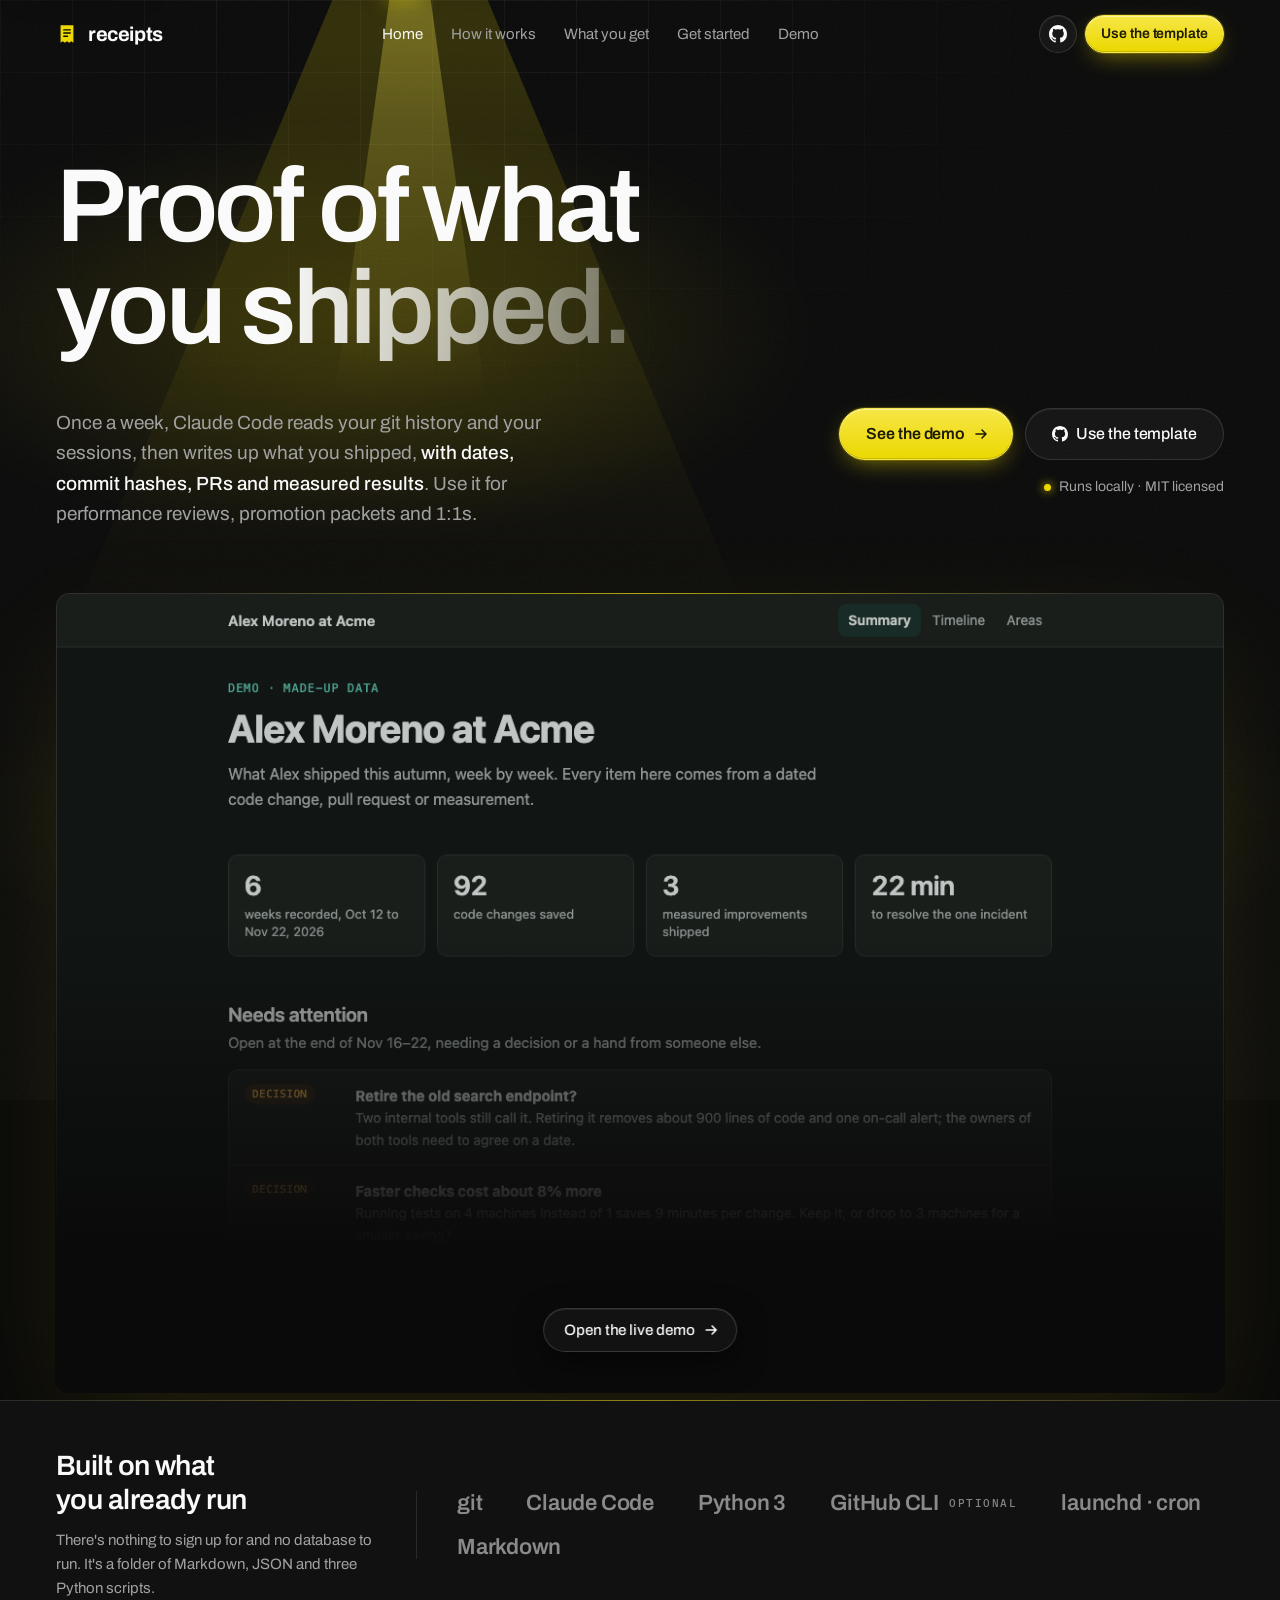
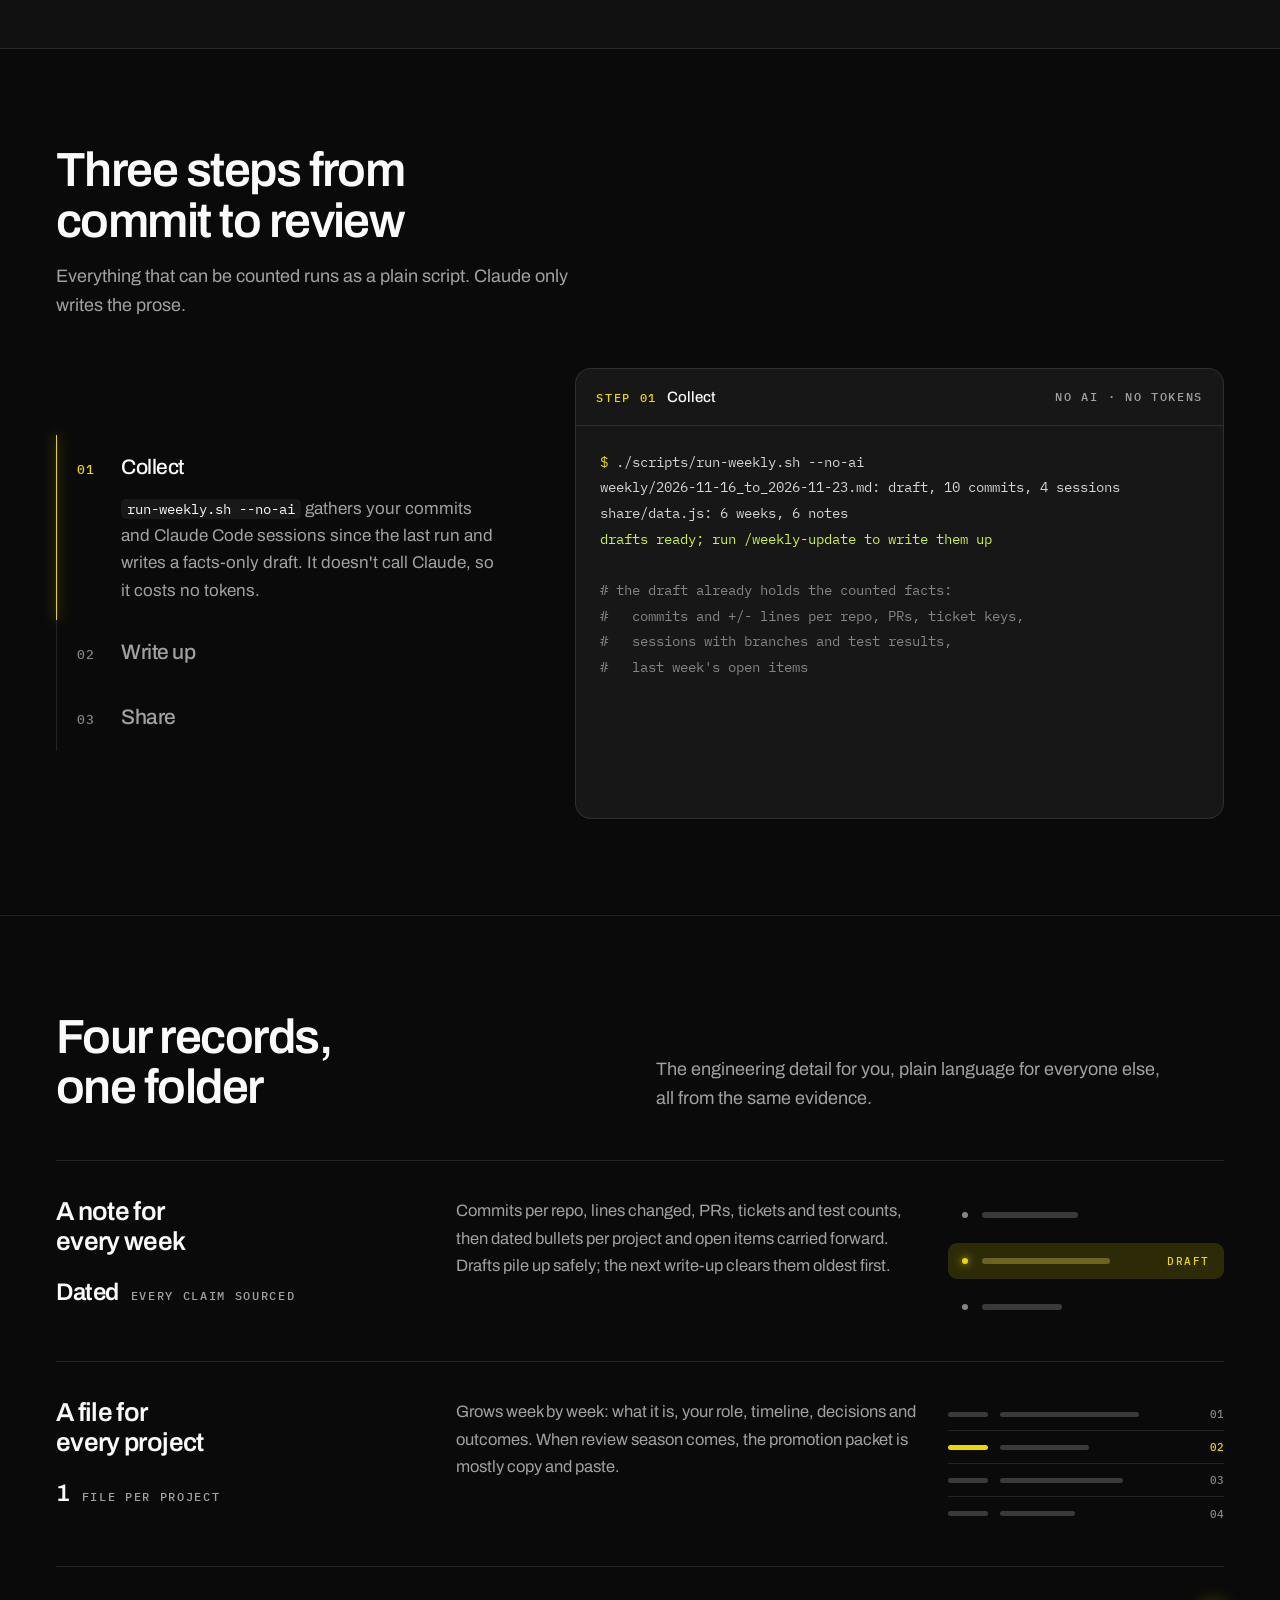
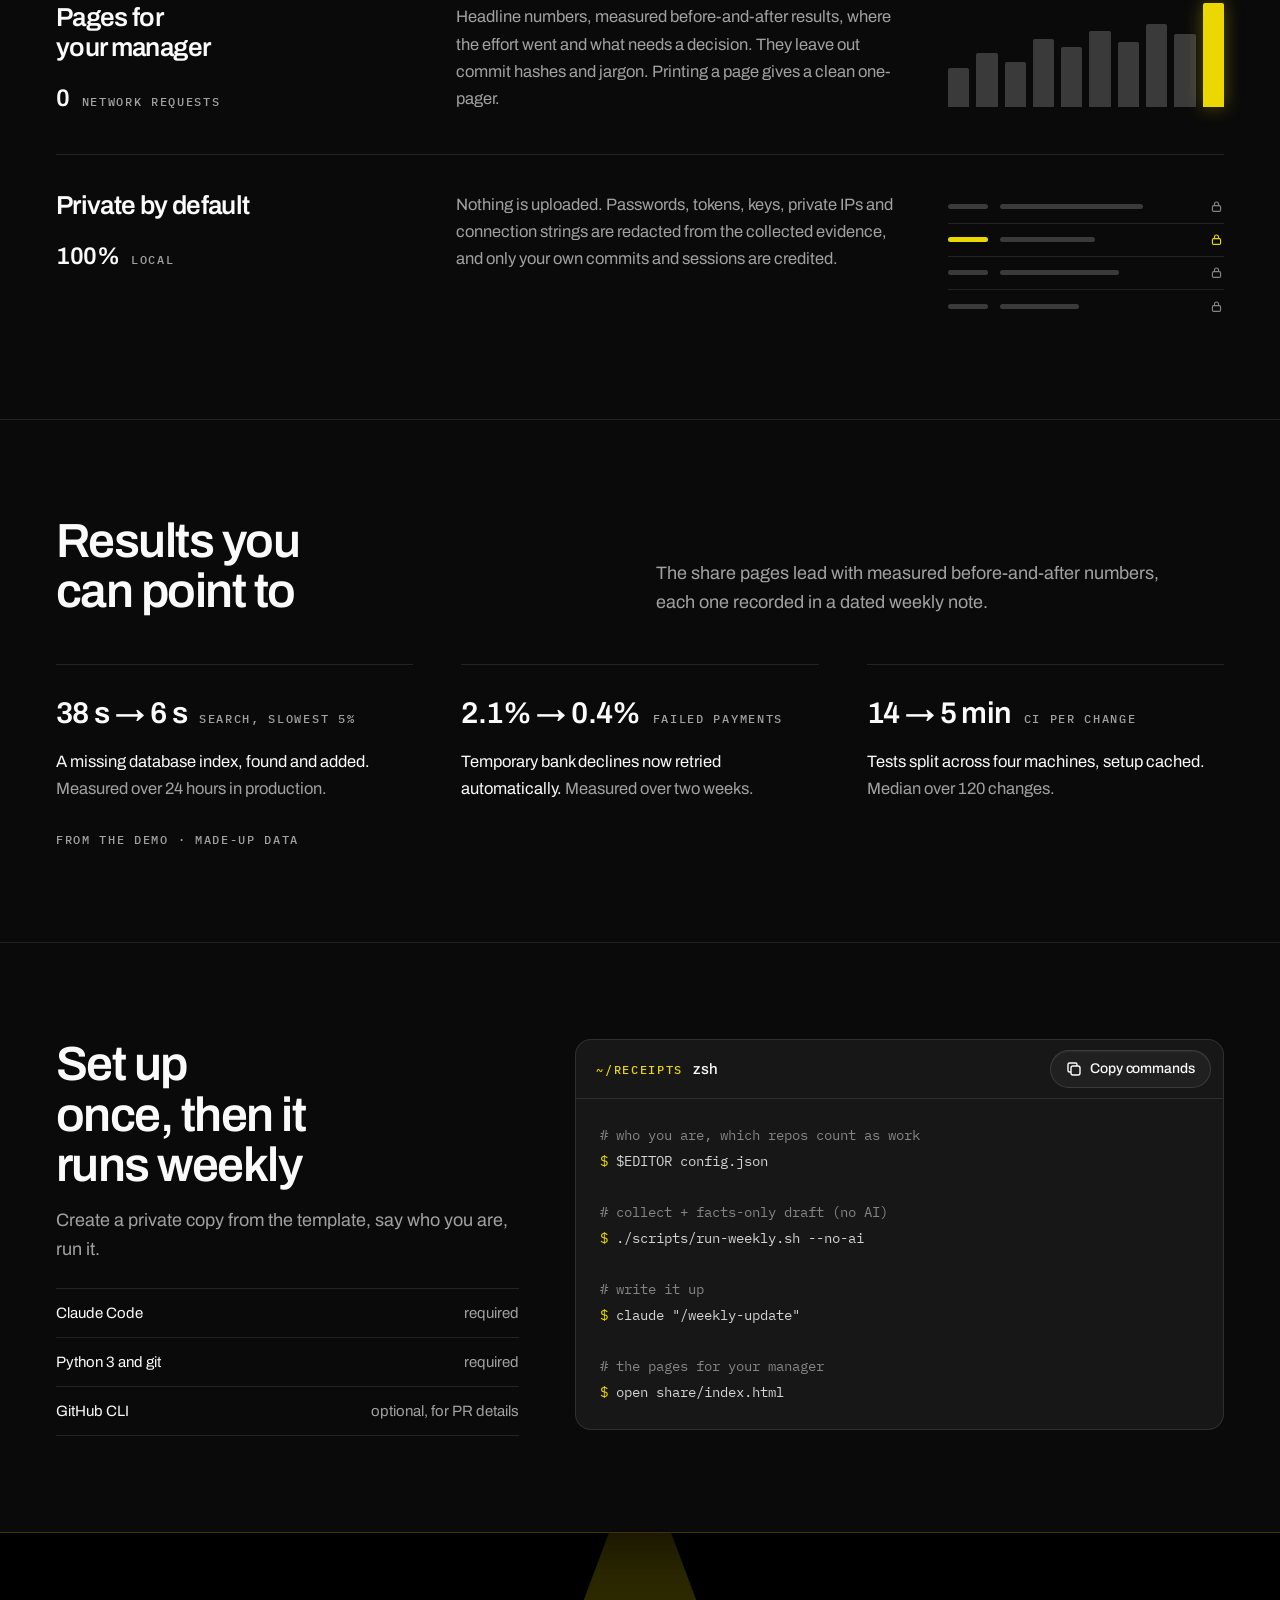
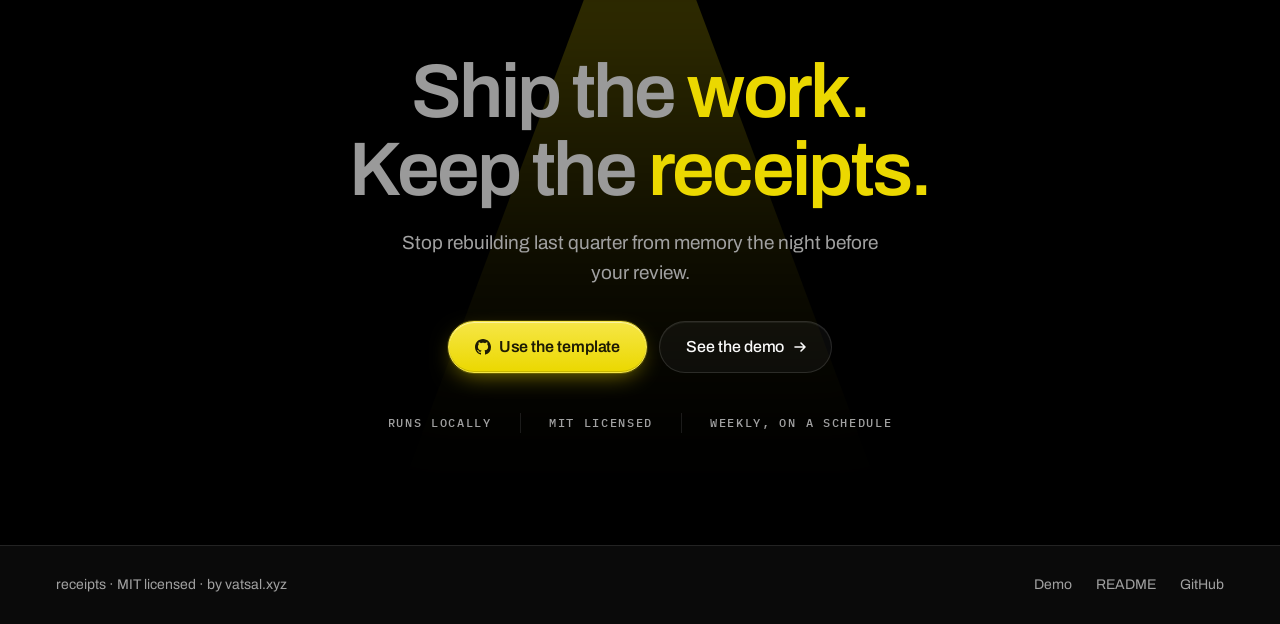
<file: index.html>
<!doctype html>
<html lang="en">
<head>
<meta charset="utf-8">
<meta name="viewport" content="width=device-width, initial-scale=1">
<title>receipts · proof of what you shipped</title>
<meta name="description" content="A weekly, evidence-backed record of what you shipped. Claude Code reads your git history and sessions and writes dated notes with commits, PRs and measured results. Runs locally.">
<meta name="color-scheme" content="dark">
<meta name="theme-color" content="#0a0a0a">
<link rel="canonical" href="https://vatsal.xyz/receipts/">
<link rel="icon" href="favicon.svg" type="image/svg+xml">
<link rel="icon" href="favicon-32.png" sizes="32x32" type="image/png">
<link rel="apple-touch-icon" href="apple-touch-icon.png">
<meta property="og:type" content="website">
<meta property="og:site_name" content="receipts">
<meta property="og:url" content="https://vatsal.xyz/receipts/">
<meta property="og:title" content="receipts · proof of what you shipped">
<meta property="og:description" content="Once a week, Claude Code reads your git history and sessions and writes up what you shipped: dated, with commit hashes, PRs and measured results. Runs locally.">
<meta property="og:image" content="https://vatsal.xyz/receipts/og.png">
<meta property="og:image:type" content="image/png">
<meta property="og:image:width" content="1200">
<meta property="og:image:height" content="630">
<meta property="og:image:alt" content="receipts: Proof of what you shipped. Weekly, dated, sourced, runs locally.">
<meta name="twitter:card" content="summary_large_image">
<meta name="twitter:title" content="receipts · proof of what you shipped">
<meta name="twitter:description" content="A weekly, evidence-backed record of what you shipped, written by Claude Code from your git history. Runs locally.">
<meta name="twitter:image" content="https://vatsal.xyz/receipts/og.png">
<meta name="twitter:image:alt" content="receipts: Proof of what you shipped. Weekly, dated, sourced, runs locally.">
<link rel="alternate" type="text/plain" href="llms.txt" title="llms.txt">
<link rel="preconnect" href="https://fonts.googleapis.com">
<link rel="preconnect" href="https://fonts.gstatic.com" crossorigin>
<link href="https://fonts.googleapis.com/css2?family=Archivo:wght@400;500;600;700&family=IBM+Plex+Mono:wght@400;500&display=swap" rel="stylesheet">
<style>
  :root {
    --bg: #0a0a0a; --bg-2: #111111; --card: #171717; --fg: #fafafa; --muted: #a1a1a1; --faint: #858585;
    --line: rgb(255 255 255 / .1); --brand: #ebd800; --brand-hover: #fae94b; --brand-ink: #1e1b04;
    --brand-subtle: #2d2a08; --brand-border: #8e8215;
    --sans: Archivo, system-ui, -apple-system, "Segoe UI", sans-serif;
    --mono: "IBM Plex Mono", ui-monospace, "SF Mono", Menlo, monospace;
  }
  * { box-sizing: border-box; }
  html { scroll-behavior: smooth; }
  body { margin: 0; background: var(--bg); color: var(--fg); font: 16px/1.6 var(--sans); -webkit-font-smoothing: antialiased; overflow-x: hidden; }
  a { color: inherit; }
  a:focus-visible, button:focus-visible { outline: 2px solid var(--brand); outline-offset: 3px; border-radius: 6px; }
  h1, h2, h3 { margin: 0; font-weight: 600; letter-spacing: -0.032em; line-height: 1.05; text-wrap: balance; }
  p { margin: 0; }
  .wrap { max-width: 1200px; margin: 0 auto; padding: 0 max(16px, env(safe-area-inset-left)); }
  .mono { font: 500 12px/1 var(--mono); letter-spacing: .14em; text-transform: uppercase; color: var(--muted); }
  .muted { color: var(--muted); }

  /* buttons */
  .btn { --h: 44px; display: inline-flex; align-items: center; justify-content: center; gap: 8px; height: var(--h); padding: 0 20px; border-radius: 999px;
    font: 500 15px/1 var(--sans); letter-spacing: -0.005em; text-decoration: none; white-space: nowrap; cursor: pointer; -webkit-tap-highlight-color: transparent;
    color: var(--fg); background: rgb(255 255 255 / .04); border: 1px solid rgb(255 255 255 / .12); box-shadow: inset 0 1px 0 rgb(255 255 255 / .06);
    transition: background .2s, border-color .2s, box-shadow .2s, transform .12s; }
  .btn:hover { background: rgb(255 255 255 / .08); border-color: rgb(255 255 255 / .24); }
  .btn:active { transform: translateY(1px) scale(.985); }
  .btn:focus-visible { border-radius: 999px; }
  .btn svg { width: 16px; height: 16px; flex: none; transition: transform .2s; }
  .btn .arrow { margin-right: -3px; }
  .btn:hover .arrow { transform: translateX(3px); }
  .btn.brand { color: var(--brand-ink); font-weight: 600; background: linear-gradient(180deg, #f6e646, var(--brand)); border-color: #f6e646;
    box-shadow: inset 0 1px 0 rgb(255 255 255 / .5), inset 0 -1px 0 rgb(0 0 0 / .15), 0 0 0 1px rgb(235 216 0 / .2), 0 8px 24px -8px rgb(235 216 0 / .6); }
  .btn.brand:hover { background: linear-gradient(180deg, #fff27a, var(--brand-hover)); border-color: #fff27a;
    box-shadow: inset 0 1px 0 rgb(255 255 255 / .55), inset 0 -1px 0 rgb(0 0 0 / .15), 0 0 0 1px rgb(235 216 0 / .35), 0 12px 34px -6px rgb(235 216 0 / .75); }
  .btn.glass { background: rgb(23 23 23 / .72); -webkit-backdrop-filter: blur(12px); backdrop-filter: blur(12px); border-color: rgb(255 255 255 / .16); box-shadow: 0 10px 30px rgb(0 0 0 / .5), inset 0 1px 0 rgb(255 255 255 / .08); }
  .btn.lg { --h: 52px; padding: 0 26px; font-size: 16px; }
  .btn.sm { --h: 38px; padding: 0 15px; font-size: 14px; }
  .btn.icon { width: var(--h); padding: 0; }
  .btn.icon svg { width: 18px; height: 18px; }
  .skip { position: absolute; left: 16px; top: -60px; z-index: 20; }
  .skip:focus { top: 14px; }
  main:focus { outline: none; }

  /* nav */
  nav.top { position: fixed; inset: 0 0 auto; z-index: 10; border-bottom: 1px solid transparent; transition: background .25s, border-color .25s; }
  nav.top.scrolled { background: rgb(10 10 10 / .72); -webkit-backdrop-filter: saturate(150%) blur(14px); backdrop-filter: saturate(150%) blur(14px); border-bottom-color: var(--line); }
  nav.top > .wrap { display: flex; align-items: center; justify-content: space-between; height: 68px; gap: 16px; }
  .nav-actions { display: flex; gap: 8px; align-items: center; }
  [id] { scroll-margin-top: 84px; }
  .logo { display: flex; align-items: center; gap: 10px; font-weight: 700; font-size: 20px; letter-spacing: -0.02em; text-decoration: none; }
  .logo svg { width: 22px; height: 22px; color: var(--brand); }
  .navlinks { display: flex; gap: 2px; font-size: 15px; }
  .navlinks a { color: var(--muted); text-decoration: none; position: relative; padding: 8px 13px; border-radius: 999px; transition: color .2s, background .2s; }
  .navlinks a:hover { color: var(--fg); background: rgb(255 255 255 / .05); }
  .navlinks a.on { color: var(--fg); }
  .navlinks a::before { content: ""; position: absolute; left: 50%; top: -18px; width: 28px; height: 2px; margin-left: -14px; background: var(--brand); box-shadow: 0 0 18px 4px rgb(235 216 0 / .5); opacity: 0; transition: opacity .3s; }
  .navlinks a.on::before { opacity: 1; }
  .menu-btn { display: none; }
  .menu-btn .i { position: relative; width: 16px; height: 10px; }
  .menu-btn .i::before, .menu-btn .i::after { content: ""; position: absolute; left: 0; right: 0; height: 1.5px; border-radius: 1px; background: currentColor; transition: transform .25s, top .25s; }
  .menu-btn .i::before { top: 0; } .menu-btn .i::after { top: 8.5px; }
  .menu-btn[aria-expanded="true"] .i::before { top: 4.25px; transform: rotate(45deg); }
  .menu-btn[aria-expanded="true"] .i::after { top: 4.25px; transform: rotate(-45deg); }
  .mnav { display: none; }
  @media (max-width: 860px) {
    .navlinks { display: none; }
    .menu-btn { display: inline-flex; }
    nav.top.open { background: rgb(10 10 10 / .96); -webkit-backdrop-filter: blur(14px); backdrop-filter: blur(14px); border-bottom-color: var(--line); }
    .mnav { display: grid; gap: 4px; max-height: 0; overflow: hidden; visibility: hidden; transition: max-height .3s ease, visibility .3s; }
    nav.top.open .mnav { max-height: 480px; visibility: visible; }
    .mnav .wrap { width: 100%; display: grid; gap: 2px; padding-block: 4px 20px; }
    .mnav a:not(.btn) { display: flex; justify-content: space-between; align-items: center; min-height: 52px; padding: 0 4px; font-size: 19px; font-weight: 500; letter-spacing: -0.01em; text-decoration: none; color: var(--fg); border-bottom: 1px solid var(--line); }
    .mnav a:not(.btn)::after { content: "→"; color: var(--faint); font-size: 16px; }
    .mnav a.on { color: var(--brand); }
    .mnav .btn { margin-top: 16px; }
  }
  @media (max-width: 480px) { .nav-actions .btn.brand { display: none; } }

  /* hero */
  .hero { position: relative; padding: 156px 0 0; isolation: isolate; overflow-x: clip; }
  .hero-bg { position: absolute; inset: 0 0 auto; height: 1100px; z-index: -1; pointer-events: none; }
  .hero-bg i { position: absolute; display: block; }
  /* faint grid, fading out from the top */
  .hero-bg .grid { inset: 0; background: linear-gradient(rgb(255 255 255 / .045) 1px, transparent 1px) 0 0 / 72px 72px, linear-gradient(90deg, rgb(255 255 255 / .045) 1px, transparent 1px) 0 0 / 72px 72px;
    -webkit-mask: radial-gradient(ellipse 75% 60% at 32% 0%, #000 20%, transparent 70%); mask: radial-gradient(ellipse 75% 60% at 32% 0%, #000 20%, transparent 70%); }
  /* spotlight: a soft cone from the top onto the headline, with a brighter core */
  .hero-bg .beam { left: 32%; top: -40px; width: 760px; height: 760px; translate: -50% 0; background: linear-gradient(180deg, rgb(235 216 0 / .20), rgb(235 216 0 / .06) 55%, transparent 85%);
    clip-path: polygon(42% 0, 58% 0, 100% 100%, 0 100%); filter: blur(36px); }
  .hero-bg .core { left: 32%; top: -20px; width: 180px; height: 520px; translate: -50% 0; background: linear-gradient(180deg, rgb(250 233 75 / .35), transparent 80%);
    clip-path: polygon(40% 0, 60% 0, 100% 100%, 0 100%); filter: blur(18px); }
  .hero-bg .glow { left: 28%; top: 120px; width: 900px; height: 420px; translate: -50% 0; background: radial-gradient(closest-side, rgb(235 216 0 / .16), transparent); filter: blur(20px); }
  /* horizon: light pooling behind the screenshot */
  .hero-bg .horizon { left: 50%; top: 640px; width: min(1400px, 140%); height: 360px; translate: -50% 0; background: radial-gradient(closest-side, rgb(235 216 0 / .10), transparent); }
  /* grain, to stop the gradients banding */
  .hero-bg .grain { inset: 0; opacity: .05; mix-blend-mode: overlay; background: url("data:image/svg+xml,%3Csvg xmlns='http://www.w3.org/2000/svg' width='160' height='160'%3E%3Cfilter id='n'%3E%3CfeTurbulence type='fractalNoise' baseFrequency='.9' numOctaves='2' stitchTiles='stitch'/%3E%3C/filter%3E%3Crect width='100%25' height='100%25' filter='url(%23n)'/%3E%3C/svg%3E"); }
  @media (max-width: 860px) { .hero-bg .beam, .hero-bg .core, .hero-bg .glow { left: 40%; } .hero-bg .horizon { top: 760px; } }
  /* the light: flickers on like a stage light, then sways slowly from its top edge and breathes.
     Every layer's resting style is its final state, so reduced motion (animation: none) just shows it lit. */
  .hero-bg .beam, .hero-bg .core { transform-origin: 50% 0; will-change: rotate, opacity; }
  .hero-bg .beam { animation: light-on 1.8s ease-out both, sway 14s ease-in-out 1.8s infinite; }
  .hero-bg .core { animation: light-on 1.8s ease-out both, sway 14s ease-in-out 1.8s infinite, breathe 5s ease-in-out 1.8s infinite; }
  .hero-bg .glow { animation: fade-in 2.4s ease-out .6s both, breathe 7s ease-in-out 3s infinite; }
  .hero-bg .horizon { animation: fade-in 2s ease-out 1s both; }
  @keyframes light-on { 0% { opacity: 0; } 12% { opacity: .8; } 18% { opacity: .1; } 26% { opacity: 1; } 32% { opacity: .35; } 100% { opacity: 1; } }
  @keyframes sway { 0%, 100% { rotate: 0deg; } 25% { rotate: -3deg; } 75% { rotate: 3deg; } }
  @keyframes breathe { 50% { opacity: .7; } }
  @keyframes fade-in { from { opacity: 0; } }
  .hero h1 { font-size: clamp(48px, 9vw, 104px); letter-spacing: -0.035em; line-height: .98; max-width: 11ch; }
  .fade { background: linear-gradient(90deg, var(--fg) 10%, rgb(250 250 250 / .35)); -webkit-background-clip: text; background-clip: text; color: transparent; }
  .hero-row { display: grid; grid-template-columns: 1fr auto; gap: 28px 48px; align-items: start; margin-top: 48px; }
  .hero-row .lede { font-size: 19px; color: var(--muted); max-width: 46ch; }
  .hero-row .lede b { color: var(--fg); font-weight: 500; }
  .cta { display: flex; flex-wrap: wrap; gap: 12px; justify-content: flex-end; }
  @media (max-width: 520px) { .cta .btn { flex: 1 1 100%; } }
  .proof { margin-top: 16px; display: flex; justify-content: flex-end; gap: 8px; align-items: center; font-size: 14px; color: var(--muted); }
  .proof .dot { width: 7px; height: 7px; border-radius: 50%; background: var(--brand); box-shadow: 0 0 10px var(--brand); }
  @media (max-width: 860px) { .hero-row { grid-template-columns: 1fr; } .cta, .proof { justify-content: flex-start; } .hero { padding-top: 128px; } }

  .stage { position: relative; margin-top: 64px; }
  .stage .frame { display: block; border: 1px solid var(--line); border-radius: 14px; overflow: hidden; background: var(--card); box-shadow: 0 40px 120px -20px rgb(235 216 0 / .12); transition: border-color .3s, transform .3s; }
  .stage img { display: block; width: 100%; height: auto; opacity: .82; transition: opacity .3s; }
  .stage:hover .frame { border-color: rgb(255 255 255 / .18); transform: translateY(-3px); }
  .stage:hover img { opacity: 1; }
  .stage::after { content: ""; position: absolute; inset: auto -1px -1px; height: 60%; background: linear-gradient(transparent, var(--bg) 70%); pointer-events: none; border-radius: 0 0 14px 14px; }
  .stage::before { content: ""; position: absolute; z-index: 1; top: 0; left: 12%; right: 12%; height: 1px; background: linear-gradient(90deg, transparent, rgb(235 216 0 / .7), transparent); }
  .stage .tag { position: absolute; z-index: 1; left: 50%; bottom: 40px; translate: -50% 0; }

  /* band */
  .band { margin-top: 8px; background: var(--bg-2); border-top: 1px solid var(--line); border-bottom: 1px solid var(--line); position: relative; }
  .band::before { content: ""; position: absolute; inset: -1px 0 auto; height: 1px; background: linear-gradient(90deg, transparent, var(--brand-border), transparent); }
  .band .wrap { display: grid; grid-template-columns: 320px 1fr; gap: 40px; padding-block: 48px; align-items: center; }
  .band h2 { font-size: 28px; letter-spacing: -0.02em; line-height: 1.2; }
  .band p { margin-top: 12px; color: var(--muted); font-size: 15px; }
  .tools { display: flex; flex-wrap: wrap; gap: 20px 44px; padding-left: 40px; border-left: 1px solid var(--line); font: 600 22px var(--sans); color: #8a8a8a; letter-spacing: -0.01em; }
  .tools span { display: inline-flex; align-items: center; gap: 10px; }
  .tools small { font: 500 11px var(--mono); letter-spacing: .14em; color: var(--faint); }
  @media (max-width: 860px) { .band .wrap { grid-template-columns: 1fr; } .tools { padding-left: 0; border-left: 0; font-size: 19px; gap: 14px 28px; } }

  section.block { padding: 96px 0; }
  section.block + section.block { border-top: 1px solid var(--line); }
  .head h2 { font-size: clamp(34px, 4.6vw, 48px); max-width: 14ch; }
  .head p { margin-top: 16px; font-size: 18px; color: var(--muted); max-width: 52ch; }
  .head.split { display: grid; grid-template-columns: 1fr 1fr; gap: 32px; align-items: end; }
  .head.split p { margin: 0; }
  @media (max-width: 860px) { .head.split { grid-template-columns: 1fr; } }

  /* cues */
  .cues { display: grid; grid-template-columns: 5fr 7fr; gap: 56px; margin-top: 48px; align-items: center; }
  .steps { border-left: 1px solid var(--line); }
  .step { display: block; width: 100%; text-align: left; background: none; border: 0; color: var(--muted); padding: 16px 16px 16px 20px; cursor: pointer; font: inherit; position: relative; border-radius: 0 12px 12px 0; transition: background .2s; }
  .step:hover { background: rgb(255 255 255 / .025); }
  .step:focus-visible { outline-offset: -2px; border-radius: 0 12px 12px 0; }
  .step::before { content: ""; position: absolute; left: -1px; top: 0; bottom: 0; width: 1px; background: transparent; transition: background .2s; }
  .step[aria-selected="true"]::before { background: var(--brand); box-shadow: 0 0 12px var(--brand); }
  .step .n { font: 500 13px var(--mono); letter-spacing: .1em; color: var(--faint); display: inline-block; width: 44px; }
  .step[aria-selected="true"] .n { color: var(--brand); }
  .step .t { font-size: 21px; font-weight: 500; letter-spacing: -0.02em; color: var(--muted); transition: color .2s; }
  .step[aria-selected="true"] .t, .step:hover .t { color: var(--fg); }
  .step .dw { display: grid; grid-template-rows: 1fr; transition: grid-template-rows .35s ease; }
  .step .d { display: block; overflow: hidden; min-height: 0; padding-left: 44px; font-size: 17px; line-height: 1.6; color: var(--muted); max-width: calc(44ch + 44px); transition: opacity .3s; }
  .step .d::before { content: ""; display: block; height: 10px; }
  /* collapsed steps only when JS can open them */
  .js .step[aria-selected="false"] .dw { grid-template-rows: 0fr; }
  .js .step[aria-selected="false"] .d { opacity: 0; }
  .panel-body:focus-visible { outline: 2px solid var(--brand); outline-offset: -2px; }
  .step code, .row code { font: 14px var(--mono); color: var(--fg); background: rgb(255 255 255 / .06); padding: 1px 6px; border-radius: 5px; }
  .panel { border: 1px solid var(--line); border-radius: 16px; background: var(--card); overflow: hidden; min-width: 0; }
  .panel-head { display: flex; justify-content: space-between; gap: 16px; align-items: center; padding: 16px 20px; border-bottom: 1px solid var(--line); font-size: 15px; }
  .panel-head .mono { font-size: 12px; }
  .panel-head b { font-weight: 500; }
  .panel-head .mono.c { color: var(--brand); margin-right: 10px; }
  .panel-body { height: 392px; overflow: auto; animation: panel-in .35s ease; }
  @keyframes panel-in { from { opacity: 0; transform: translateY(6px); } }
  @media (max-width: 960px) { .panel-body { height: auto; } }
  .panel-head .btn { margin: -6px -8px -6px 0; }
  .panel-head .btn.copied { color: var(--brand); border-color: var(--brand-border); }
  .panel-body[hidden] { display: none; }
  .term { margin: 0; padding: 24px; font: 13.5px/1.9 var(--mono); color: #d4d4d4; overflow-x: auto; white-space: pre; }
  .term .p { color: var(--brand); }
  .term .c { color: var(--faint); }
  .term .ok { color: #c9f14c; }
  .note { padding: 24px; font-size: 14.5px; line-height: 1.7; color: #d4d4d4; }
  .note h4 { margin: 0 0 10px; font: 500 12px var(--mono); letter-spacing: .14em; text-transform: uppercase; color: var(--muted); }
  .note h4 + * { margin-bottom: 22px; }
  .note ul { margin: 0; padding-left: 18px; }
  .note li { margin: 4px 0; }
  .note code { font: 12.5px var(--mono); color: var(--brand); }
  .note table { width: 100%; border-collapse: collapse; font: 13px var(--mono); }
  .note td, .note th { text-align: left; padding: 7px 8px; border-bottom: 1px solid var(--line); }
  .note th { color: var(--faint); font-weight: 500; }
  .note td:not(:first-child), .note th:not(:first-child) { text-align: right; }
  .shot img { display: block; width: 100%; height: 100%; object-fit: cover; object-position: top; }
  @media (max-width: 960px) { .shot img { height: auto; } }

  /* reveal on scroll (only when JS runs) */
  .js .reveal { opacity: 0; transform: translateY(18px); transition: opacity .7s ease, transform .7s ease; }
  .js .reveal.in { opacity: 1; transform: none; }
  @media (max-width: 960px) { .cues { grid-template-columns: 1fr; gap: 40px; } }

  /* feature rows */
  .rows { margin-top: 48px; border-top: 1px solid var(--line); }
  .row:last-child { border-bottom: 0; padding-bottom: 0; }
  .row { display: grid; grid-template-columns: 4fr 5fr 3fr; gap: 32px; padding: 36px 0; border-bottom: 1px solid var(--line); align-items: start; }
  .row h3 { font-size: 26px; letter-spacing: -0.025em; line-height: 1.15; max-width: 14ch; }
  .metric { margin-top: 16px; display: flex; flex-wrap: wrap; align-items: baseline; gap: 6px 12px; }
  .metric b { font-size: 24px; font-weight: 600; letter-spacing: -0.02em; }
  .row > p { font-size: 16.5px; line-height: 1.65; color: var(--muted); }
  .viz { min-height: 100px; }
  @media (max-width: 960px) { .row { grid-template-columns: 1fr; gap: 16px; padding: 32px 0; } .viz { max-width: 360px; } }

  .v-list { display: grid; gap: 10px; }
  .v-list i { display: flex; align-items: center; gap: 14px; height: 36px; padding: 0 14px; border-radius: 9px; font-style: normal; }
  .v-list i::before { content: ""; width: 6px; height: 6px; border-radius: 50%; background: var(--faint); }
  .v-list i::after { content: ""; height: 6px; border-radius: 3px; background: #3a3a3a; width: var(--w); }
  .v-list i.on { background: var(--brand-subtle); }
  .v-list i.on::before { background: var(--brand); box-shadow: 0 0 8px var(--brand); }
  .v-list i.on::after { background: #6b6420; }
  .v-list i span { order: 2; margin-left: auto; font: 500 11px var(--mono); letter-spacing: .14em; color: var(--brand); }

  .v-files { display: grid; gap: 0; }
  .v-files i { display: grid; grid-template-columns: 40px 1fr auto; gap: 12px; align-items: center; height: 33px; border-bottom: 1px solid var(--line); font-style: normal; }
  .v-files i:last-child { border: 0; }
  .v-files i::before { content: ""; height: 5px; border-radius: 3px; background: #3a3a3a; }
  .v-files i::after { content: ""; height: 5px; border-radius: 3px; background: #3a3a3a; width: var(--w); }
  .v-files i.on::before { background: var(--brand); }
  .v-files i span { order: 3; font: 500 11px var(--mono); color: var(--faint); }
  .v-files i.on span { color: var(--brand); }

  .v-bars { display: flex; align-items: flex-end; gap: 7px; height: 104px; }
  .v-bars i { flex: 1; background: #3a3a3a; border-radius: 2px 2px 0 0; height: var(--h); }
  .v-bars i:last-child { background: var(--brand); box-shadow: 0 0 18px rgb(235 216 0 / .35); }

  .v-lock { display: grid; gap: 0; }
  .v-lock i { display: grid; grid-template-columns: 40px 1fr 14px; gap: 12px; align-items: center; height: 33px; border-bottom: 1px solid var(--line); font-style: normal; }
  .v-lock i:last-child { border: 0; }
  .v-lock i::before { content: ""; height: 5px; border-radius: 3px; background: #3a3a3a; }
  .v-lock i::after { content: ""; height: 5px; border-radius: 3px; background: #3a3a3a; width: var(--w); }
  .v-lock i svg { order: 3; width: 13px; height: 13px; color: var(--faint); }
  .v-lock i.on::before { background: var(--brand); }
  .v-lock i.on svg { color: var(--brand); }

  /* results */
  .results { display: grid; grid-template-columns: repeat(3, 1fr); gap: 0 48px; margin-top: 48px; }
  .res { border-top: 1px solid var(--line); padding: 24px 0 28px; }
  .res .metric { margin: 0 0 12px; }
  .res .metric b { font-size: 30px; }
  .res p { font-size: 16.5px; line-height: 1.6; }
  .res p span { color: var(--muted); }
  .res-foot { margin-top: 4px; }
  @media (max-width: 860px) { .results { grid-template-columns: 1fr; } }

  /* get started */
  .start { display: grid; grid-template-columns: 5fr 7fr; gap: 56px; margin-top: 0; align-items: start; }
  .start .head h2 { max-width: 12ch; }
  .start .reqs { margin-top: 24px; display: grid; gap: 0; border-top: 1px solid var(--line); }
  .start .reqs div { display: flex; justify-content: space-between; gap: 16px; padding: 12px 0; border-bottom: 1px solid var(--line); font-size: 15px; }
  .start .reqs div span:last-child { color: var(--muted); }
  @media (max-width: 960px) { .start { grid-template-columns: 1fr; gap: 40px; } }

  /* finale */
  .finale { position: relative; padding: 120px 0 112px; text-align: center; background: #000; border-top: 1px solid rgb(235 216 0 / .25); overflow: hidden; isolation: isolate; }
  .finale::before { content: ""; position: absolute; z-index: -1; left: 50%; top: 0; width: 520px; height: 100%; transform: translateX(-50%);
    background: linear-gradient(180deg, rgb(235 216 0 / .24), rgb(235 216 0 / .05) 55%, transparent 85%); clip-path: polygon(44% 0, 56% 0, 100% 100%, 0 100%); filter: blur(44px); }
  .finale h2 { font-size: clamp(42px, 6.6vw, 76px); letter-spacing: -0.035em; line-height: 1.02; }
  .finale h2 .y { color: var(--brand); }
  .finale h2 .g { color: #9a9a9a; }
  .finale p { margin: 20px auto 0; max-width: 46ch; font-size: 19px; color: var(--muted); }
  .finale .cta { justify-content: center; margin-top: 32px; }
  .facts { display: flex; justify-content: center; flex-wrap: wrap; margin-top: 40px; }
  .facts span { padding: 4px 28px; }
  .facts span + span { border-left: 1px solid var(--line); }
  @media (max-width: 600px) { .facts span { padding: 6px 14px; } .facts span + span { border: 0; } }

  footer { border-top: 1px solid var(--line); }
  footer .wrap { display: flex; flex-wrap: wrap; justify-content: space-between; gap: 16px; padding-block: 28px; font-size: 14px; color: var(--muted); }
  footer a { color: var(--muted); text-decoration: none; }
  footer a:hover { color: var(--fg); }
  footer .links { display: flex; gap: 24px; }

  /* phones */
  @media (max-width: 600px) {
    .hero { padding-top: 116px; }
    .hero-row { margin-top: 32px; }
    .hero-row .lede, .head p, .finale p { font-size: 17px; }
    .stage { margin-top: 44px; }
    .stage .tag { bottom: 14px; --h: 38px; padding: 0 14px; font-size: 14px; }
    .band .wrap { padding-block: 36px; gap: 20px; }
    section.block { padding-block: 64px; }
    .cues, .rows, .results { margin-top: 32px; }
    .step { padding: 14px 12px 14px 16px; }
    .step .n { width: 36px; } .step .d { padding-left: 36px; font-size: 16px; }
    .step .t, .row h3 { font-size: 22px; }
    .term, .note { padding: 18px; }
    .term { font-size: 12.5px; }
    .panel-head { padding: 12px 16px; }
    #ph > .mono { display: none; }
    .row { padding: 28px 0; }
    .res .metric b { font-size: 26px; }
    .finale { padding: 88px 0 80px; }
    .facts { margin-top: 32px; }
    footer .wrap { flex-direction: column; }
  }
  @media print {
    nav.top, .skip, .stage .tag, .copy { display: none; }
    .js .reveal { opacity: 1; transform: none; }
    .panel-body { height: auto; }
  }
  @media (prefers-reduced-motion: reduce) { html { scroll-behavior: auto; } * { transition: none !important; animation: none !important; } .js .reveal { opacity: 1; transform: none; } }
</style>
<script>document.documentElement.classList.add('js')</script>
</head>
<body>
<svg width="0" height="0" style="position:absolute" aria-hidden="true">
  <symbol id="i-gh" viewBox="0 0 16 16"><path fill="currentColor" d="M8 0C3.58 0 0 3.58 0 8c0 3.54 2.29 6.53 5.47 7.59.4.07.55-.17.55-.38 0-.19-.01-.82-.01-1.49-2.01.37-2.53-.49-2.69-.94-.09-.23-.48-.94-.82-1.13-.28-.15-.68-.52-.01-.53.63-.01 1.08.58 1.23.82.72 1.21 1.87.87 2.33.66.07-.52.28-.87.51-1.07-1.78-.2-3.64-.89-3.64-3.95 0-.87.31-1.59.82-2.15-.08-.2-.36-1.02.08-2.12 0 0 .67-.21 2.2.82.64-.18 1.32-.27 2-.27.68 0 1.36.09 2 .27 1.53-1.04 2.2-.82 2.2-.82.44 1.1.16 1.92.08 2.12.51.56.82 1.27.82 2.15 0 3.07-1.87 3.75-3.65 3.95.29.25.54.73.54 1.48 0 1.07-.01 1.93-.01 2.2 0 .21.15.46.55.38A8.013 8.013 0 0 0 16 8c0-4.42-3.58-8-8-8Z"/></symbol>
  <symbol id="i-arrow" viewBox="0 0 16 16"><path d="M3 8h10M9 4l4 4-4 4" fill="none" stroke="currentColor" stroke-width="1.6" stroke-linecap="round" stroke-linejoin="round"/></symbol>
  <symbol id="i-lock" viewBox="0 0 16 16"><g fill="none" stroke="currentColor" stroke-width="1.4"><rect x="3" y="7" width="10" height="7" rx="1.5"/><path d="M5.5 7V5a2.5 2.5 0 0 1 5 0v2"/></g></symbol>
</svg>
<a class="btn sm glass skip" href="#main">Skip to content</a>

<nav class="top"><div class="wrap">
  <a class="logo" href="./"><svg viewBox="0 0 24 24" fill="none" aria-hidden="true"><path d="M5 2.5h14v19l-2.33-1.5-2.34 1.5L12 20l-2.33 1.5L7.33 20 5 21.5v-19Z" fill="currentColor"/><path d="M8.5 7.5h7M8.5 11h7M8.5 14.5h4" stroke="#0a0a0a" stroke-width="1.6" stroke-linecap="round"/></svg>receipts</a>
  <div class="navlinks"><a class="on" href="#top">Home</a><a href="#how">How it works</a><a href="#what">What you get</a><a href="#start">Get started</a><a href="demo/">Demo</a></div>
  <div class="nav-actions">
    <a class="btn sm icon" href="https://github.com/trivedi-vatsal/receipts" aria-label="receipts on GitHub"><svg aria-hidden="true"><use href="#i-gh"/></svg></a>
    <a class="btn brand sm" href="https://github.com/trivedi-vatsal/receipts/generate">Use the template</a>
    <button class="btn sm icon menu-btn" type="button" aria-expanded="false" aria-controls="mnav" aria-label="Menu"><span class="i"></span></button>
  </div>
</div>
<div class="mnav" id="mnav"><div class="wrap">
  <a href="#how">How it works</a><a href="#what">What you get</a><a href="#start">Get started</a><a href="demo/">Demo</a>
  <a class="btn brand lg" href="https://github.com/trivedi-vatsal/receipts/generate"><svg aria-hidden="true"><use href="#i-gh"/></svg> Use the template</a>
</div></div></nav>

<main id="main" tabindex="-1">
<header class="hero" id="top"><div class="hero-bg" aria-hidden="true"><i class="grid"></i><i class="glow"></i><i class="beam"></i><i class="core"></i><i class="horizon"></i><i class="grain"></i></div><div class="wrap">
  <h1>Proof of what you <span class="fade">shipped.</span></h1>
  <div class="hero-row">
    <p class="lede">Once a week, Claude Code reads your git history and your sessions, then writes up what you shipped, <b>with dates, commit hashes, PRs and measured results</b>. Use it for performance reviews, promotion packets and 1:1s.</p>
    <div>
      <div class="cta">
        <a class="btn brand lg" href="demo/">See the demo <svg class="arrow" aria-hidden="true"><use href="#i-arrow"/></svg></a>
        <a class="btn lg" href="https://github.com/trivedi-vatsal/receipts/generate"><svg aria-hidden="true"><use href="#i-gh"/></svg> Use the template</a>
      </div>
      <div class="proof"><span class="dot"></span>Runs locally · MIT licensed</div>
    </div>
  </div>
  <div class="stage">
    <a class="frame" href="demo/" tabindex="-1" aria-hidden="true"><img src="demo-dark.png" width="1200" height="820" fetchpriority="high" alt="The demo summary page: headline numbers, items needing a decision, and measured results for a fictional engineer."></a>
    <a class="btn glass tag" href="demo/">Open the live demo <svg class="arrow" aria-hidden="true"><use href="#i-arrow"/></svg></a>
  </div>
</div></header>

<div class="band"><div class="wrap">
  <div><h2>Built on what you already run</h2><p>There's nothing to sign up for and no database to run. It's a folder of Markdown, JSON and three Python scripts.</p></div>
  <div class="tools">
    <span>git</span><span>Claude Code</span><span>Python 3</span><span>GitHub CLI <small>OPTIONAL</small></span><span>launchd · cron</span><span>Markdown</span>
  </div>
</div></div>

<section class="block" id="how"><div class="wrap">
  <div class="head reveal"><h2>Three steps from commit to review</h2>
    <p>Everything that can be counted runs as a plain script. Claude only writes the prose.</p></div>
  <div class="cues reveal">
    <div class="steps" role="tablist" aria-orientation="vertical" aria-label="How it works">
      <button class="step" type="button" role="tab" aria-selected="true" aria-controls="p1" id="t1"><span class="n">01</span><span class="t">Collect</span>
        <span class="dw"><span class="d"><code>run-weekly.sh --no-ai</code> gathers your commits and Claude Code sessions since the last run and writes a facts-only draft. It doesn't call Claude, so it costs no tokens.</span></span></button>
      <button class="step" type="button" role="tab" aria-selected="false" aria-controls="p2" id="t2" tabindex="-1"><span class="n">02</span><span class="t">Write up</span>
        <span class="dw"><span class="d"><code>/weekly-update</code> turns every pending draft into a dated weekly note that cites commit hashes, and updates each project's file.</span></span></button>
      <button class="step" type="button" role="tab" aria-selected="false" aria-controls="p3" id="t3" tabindex="-1"><span class="n">03</span><span class="t">Share</span>
        <span class="dw"><span class="d">Plain-language pages for a manager. They open straight from disk and make no network requests. Zip the folder or host it behind your company's login.</span></span></button>
    </div>
    <div class="panel">
      <div class="panel-head" id="ph"><span><span class="mono c">Step 01</span><b>Collect</b></span><span class="mono">no AI · no tokens</span></div>
      <div class="panel-body" id="p1" role="tabpanel" tabindex="0" aria-labelledby="t1"><pre class="term"><span class="p">$</span> ./scripts/run-weekly.sh --no-ai
weekly/2026-11-16_to_2026-11-23.md: draft, 10 commits, 4 sessions
share/data.js: 6 weeks, 6 notes
<span class="ok">drafts ready; run /weekly-update to write them up</span>

<span class="c"># the draft already holds the counted facts:</span>
<span class="c">#   commits and +/- lines per repo, PRs, ticket keys,</span>
<span class="c">#   sessions with branches and test results,</span>
<span class="c">#   last week's open items</span></pre></div>
      <div class="panel-body note" id="p2" role="tabpanel" tabindex="0" aria-labelledby="t2" hidden>
        <h4>weekly/2026-11-02_to_2026-11-09.md</h4>
        <table><tr><th>Repo</th><th>Commits</th><th>+ lines</th><th>- lines</th></tr>
          <tr><td>acme/ci-tools</td><td>4</td><td>150</td><td>35</td></tr>
          <tr><td>acme/payments</td><td>2</td><td>44</td><td>10</td></tr>
          <tr><td>acme/search-service</td><td>11</td><td>530</td><td>260</td></tr></table>
        <h4>Search</h4>
        <ul><li>2026-11-04 Measured over 24 h in production: p95 38 s → 6 s. SRCH-88 closed.</li>
          <li>2026-11-05 <code>0f9e2d1</code> Removed the old query path, -180 lines (#263).</li>
          <li>2026-11-06 <code>c3a7b88</code> Load test at 2x peak traffic: p95 stays under 7 s.</li></ul>
      </div>
      <div class="panel-body shot" id="p3" role="tabpanel" tabindex="0" aria-labelledby="t3" hidden><img src="week-dark.png" width="1200" height="900" alt="A demo week page: headline, effort split by area, and highlights in plain language." loading="lazy"></div>
    </div>
  </div>
</div></section>

<section class="block" id="what"><div class="wrap">
  <div class="head split reveal"><h2>Four records, one folder</h2>
    <p>The engineering detail for you, plain language for everyone else, all from the same evidence.</p></div>
  <div class="rows">
    <div class="row">
      <div><h3>A note for every week</h3><div class="metric"><b>Dated</b><span class="mono">every claim sourced</span></div></div>
      <p>Commits per repo, lines changed, PRs, tickets and test counts, then dated bullets per project and open items carried forward. Drafts pile up safely; the next write-up clears them oldest first.</p>
      <div class="viz v-list" aria-hidden="true"><i style="--w:96px"></i><i class="on" style="--w:128px"><span>DRAFT</span></i><i style="--w:80px"></i></div>
    </div>
    <div class="row">
      <div><h3>A file for every project</h3><div class="metric"><b>1</b><span class="mono">file per project</span></div></div>
      <p>Grows week by week: what it is, your role, timeline, decisions and outcomes. When review season comes, the promotion packet is mostly copy and paste.</p>
      <div class="viz v-files" aria-hidden="true"><i style="--w:70%"><span>01</span></i><i class="on" style="--w:45%"><span>02</span></i><i style="--w:62%"><span>03</span></i><i style="--w:38%"><span>04</span></i></div>
    </div>
    <div class="row">
      <div><h3>Pages for your manager</h3><div class="metric"><b>0</b><span class="mono">network requests</span></div></div>
      <p>Headline numbers, measured before-and-after results, where the effort went and what needs a decision. They leave out commit hashes and jargon. Printing a page gives a clean one-pager.</p>
      <div class="viz v-bars" aria-hidden="true"><i style="--h:38%"></i><i style="--h:52%"></i><i style="--h:44%"></i><i style="--h:66%"></i><i style="--h:58%"></i><i style="--h:74%"></i><i style="--h:63%"></i><i style="--h:80%"></i><i style="--h:71%"></i><i style="--h:100%"></i></div>
    </div>
    <div class="row">
      <div><h3>Private by default</h3><div class="metric"><b>100%</b><span class="mono">local</span></div></div>
      <p>Nothing is uploaded. Passwords, tokens, keys, private IPs and connection strings are redacted from the collected evidence, and only your own commits and sessions are credited.</p>
      <div class="viz v-lock" aria-hidden="true">
        <i style="--w:72%"><svg><use href="#i-lock"/></svg></i>
        <i class="on" style="--w:48%"><svg><use href="#i-lock"/></svg></i>
        <i style="--w:60%"><svg><use href="#i-lock"/></svg></i>
        <i style="--w:40%"><svg><use href="#i-lock"/></svg></i>
      </div>
    </div>
  </div>
</div></section>

<section class="block"><div class="wrap">
  <div class="head split reveal"><h2>Results you can point to</h2>
    <p>The share pages lead with measured before-and-after numbers, each one recorded in a dated weekly note.</p></div>
  <div class="results reveal">
    <div class="res"><div class="metric"><b>38 s → 6 s</b><span class="mono">search, slowest 5%</span></div><p>A missing database index, found and added. <span>Measured over 24 hours in production.</span></p></div>
    <div class="res"><div class="metric"><b>2.1% → 0.4%</b><span class="mono">failed payments</span></div><p>Temporary bank declines now retried automatically. <span>Measured over two weeks.</span></p></div>
    <div class="res"><div class="metric"><b>14 → 5 min</b><span class="mono">ci per change</span></div><p>Tests split across four machines, setup cached. <span>Median over 120 changes.</span></p></div>
  </div>
  <p class="mono res-foot">From the demo · made-up data</p>
</div></section>

<section class="block" id="start"><div class="wrap start">
  <div class="head reveal"><h2>Set up once, then it runs weekly</h2>
    <p>Create a private copy from the template, say who you are, run it.</p>
    <div class="reqs"><div><span>Claude Code</span><span>required</span></div><div><span>Python 3 and git</span><span>required</span></div><div><span>GitHub CLI</span><span>optional, for PR details</span></div></div>
  </div>
  <div class="panel reveal">
    <div class="panel-head"><span><span class="mono c">~/receipts</span><b>zsh</b></span><button class="btn sm copy" type="button" aria-live="polite"><svg viewBox="0 0 16 16" fill="none" aria-hidden="true"><rect x="5" y="5" width="9" height="9" rx="2" stroke="currentColor" stroke-width="1.4"/><path d="M11 5V3.5A1.5 1.5 0 0 0 9.5 2h-6A1.5 1.5 0 0 0 2 3.5v6A1.5 1.5 0 0 0 3.5 11H5" stroke="currentColor" stroke-width="1.4"/></svg><span>Copy commands</span></button></div>
    <pre class="term"><span class="c"># who you are, which repos count as work</span>
<span class="p">$</span> $EDITOR config.json

<span class="c"># collect + facts-only draft (no AI)</span>
<span class="p">$</span> ./scripts/run-weekly.sh --no-ai

<span class="c"># write it up</span>
<span class="p">$</span> claude "/weekly-update"

<span class="c"># the pages for your manager</span>
<span class="p">$</span> open share/index.html</pre>
  </div>
</div></section>

<section class="finale">
  <div class="wrap">
    <h2 class="reveal"><span class="g">Ship the</span> <span class="y">work.</span><br><span class="g">Keep the</span> <span class="y">receipts.</span></h2>
    <p>Stop rebuilding last quarter from memory the night before your review.</p>
    <div class="cta">
      <a class="btn brand lg" href="https://github.com/trivedi-vatsal/receipts/generate"><svg aria-hidden="true"><use href="#i-gh"/></svg> Use the template</a>
      <a class="btn lg" href="demo/">See the demo <svg class="arrow" aria-hidden="true"><use href="#i-arrow"/></svg></a>
    </div>
    <div class="facts mono"><span>Runs locally</span><span>MIT licensed</span><span>Weekly, on a schedule</span></div>
  </div>
</section>
</main>

<footer><div class="wrap">
  <span>receipts · MIT licensed · by <a href="https://vatsal.xyz" rel="author">vatsal.xyz</a></span>
  <span class="links"><a href="demo/">Demo</a><a href="https://github.com/trivedi-vatsal/receipts#readme">README</a><a href="https://github.com/trivedi-vatsal/receipts">GitHub</a></span>
</div></footer>

<script>
  // Steps: a WAI-ARIA tablist (click, or arrow keys / Home / End).
  const tabs = [...document.querySelectorAll('.step')], head = document.getElementById('ph');
  const meta = { t1: ['Step 01', 'Collect', 'no AI · no tokens'], t2: ['Step 02', 'Write up', 'claude code'], t3: ['Step 03', 'Share', 'plain language'] };
  const select = t => {
    tabs.forEach(x => { const on = x === t; x.setAttribute('aria-selected', on); x.tabIndex = on ? 0 : -1; document.getElementById(x.getAttribute('aria-controls')).hidden = !on; });
    const [c, b, r] = meta[t.id];
    head.innerHTML = `<span><span class="mono c">${c}</span><b>${b}</b></span><span class="mono">${r}</span>`;
  };
  tabs.forEach((t, i) => {
    t.addEventListener('click', () => select(t));
    t.addEventListener('keydown', e => {
      const j = { ArrowDown: i + 1, ArrowRight: i + 1, ArrowUp: i - 1, ArrowLeft: i - 1, Home: 0, End: tabs.length - 1 }[e.key];
      if (j === undefined) return;
      e.preventDefault(); const n = tabs[(j + tabs.length) % tabs.length]; select(n); n.focus();
    });
  });

  // Copy the setup commands (without prompts or comments).
  const copy = document.querySelector('.copy');
  copy.addEventListener('click', async () => {
    const cmds = copy.closest('.panel').querySelector('pre').innerText.split('\n').filter(l => l.startsWith('$ ')).map(l => l.slice(2)).join('\n');
    const label = copy.querySelector('span');
    try { await navigator.clipboard.writeText(cmds); label.textContent = 'Copied'; copy.classList.add('copied'); }
    catch { label.textContent = 'Select and copy'; }
    clearTimeout(copy.t);
    copy.t = setTimeout(() => { label.textContent = 'Copy commands'; copy.classList.remove('copied'); }, 1800);
  });

  // Nav: solid background once scrolled; highlight the section in view.
  const nav = document.querySelector('nav.top'), links = [...document.querySelectorAll('.navlinks a[href^="#"], .mnav a[href^="#"]')];
  const onScroll = () => nav.classList.toggle('scrolled', scrollY > 12);
  addEventListener('scroll', onScroll, { passive: true }); onScroll();
  const spy = new IntersectionObserver(es => es.forEach(e => {
    if (e.isIntersecting) links.forEach(a => a.classList.toggle('on', a.getAttribute('href') === '#' + e.target.id));
  }), { rootMargin: '-45% 0px -50% 0px' });
  ['top', 'how', 'what', 'start'].forEach(id => spy.observe(document.getElementById(id)));

  // Mobile menu: toggle, close on link, Escape, or growing past the breakpoint.
  const mbtn = document.querySelector('.menu-btn');
  const setMenu = open => { nav.classList.toggle('open', open); mbtn.setAttribute('aria-expanded', open); mbtn.setAttribute('aria-label', open ? 'Close menu' : 'Menu'); };
  mbtn.addEventListener('click', () => setMenu(!nav.classList.contains('open')));
  document.querySelectorAll('.mnav a').forEach(a => a.addEventListener('click', () => setMenu(false)));
  document.addEventListener('click', e => { if (nav.classList.contains('open') && !nav.contains(e.target)) setMenu(false); });
  addEventListener('keydown', e => { if (e.key === 'Escape' && nav.classList.contains('open')) { setMenu(false); mbtn.focus(); } });
  matchMedia('(min-width: 861px)').addEventListener('change', e => e.matches && setMenu(false));

  // Fade sections in as they scroll into view.
  const io = new IntersectionObserver(es => es.forEach(e => { if (e.isIntersecting) { e.target.classList.add('in'); io.unobserve(e.target); } }), { rootMargin: '0px 0px -8% 0px' });
  document.querySelectorAll('.reveal').forEach(el => io.observe(el));
</script>
</body>
</html>
</file>
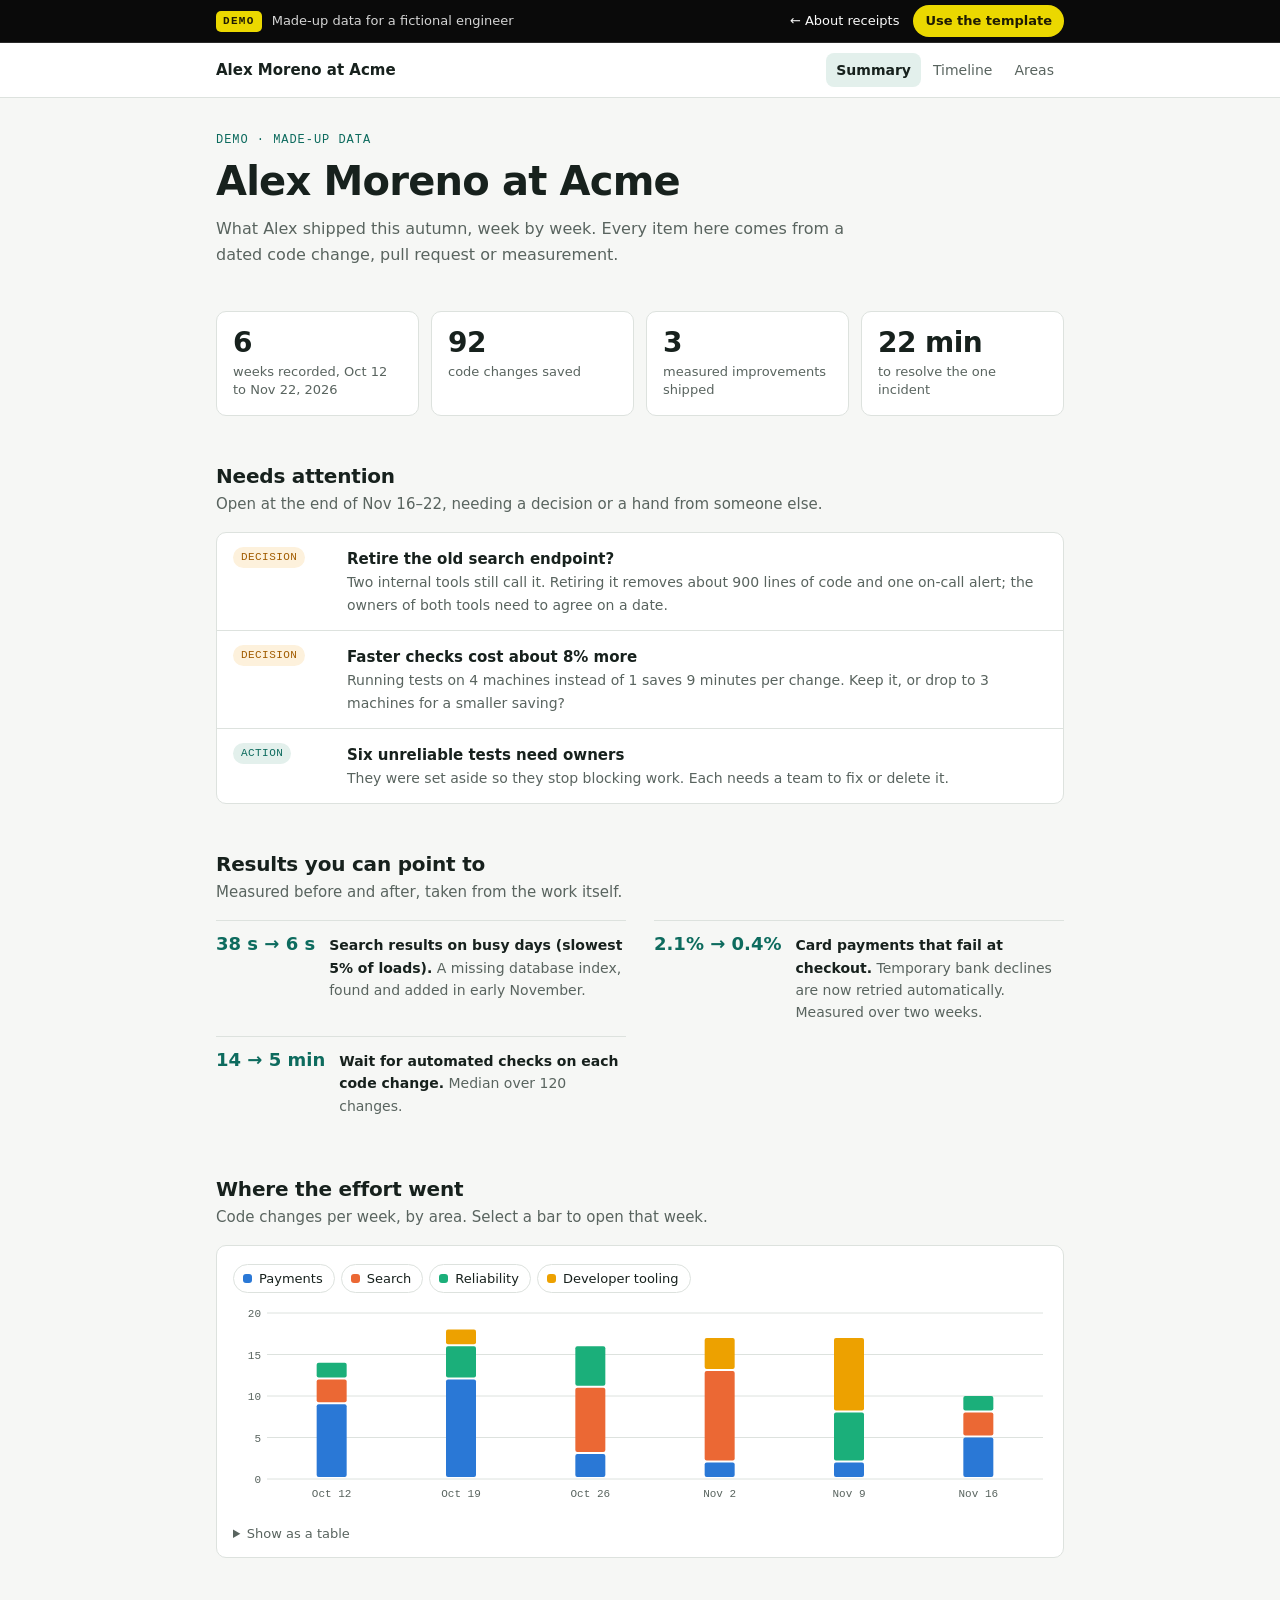
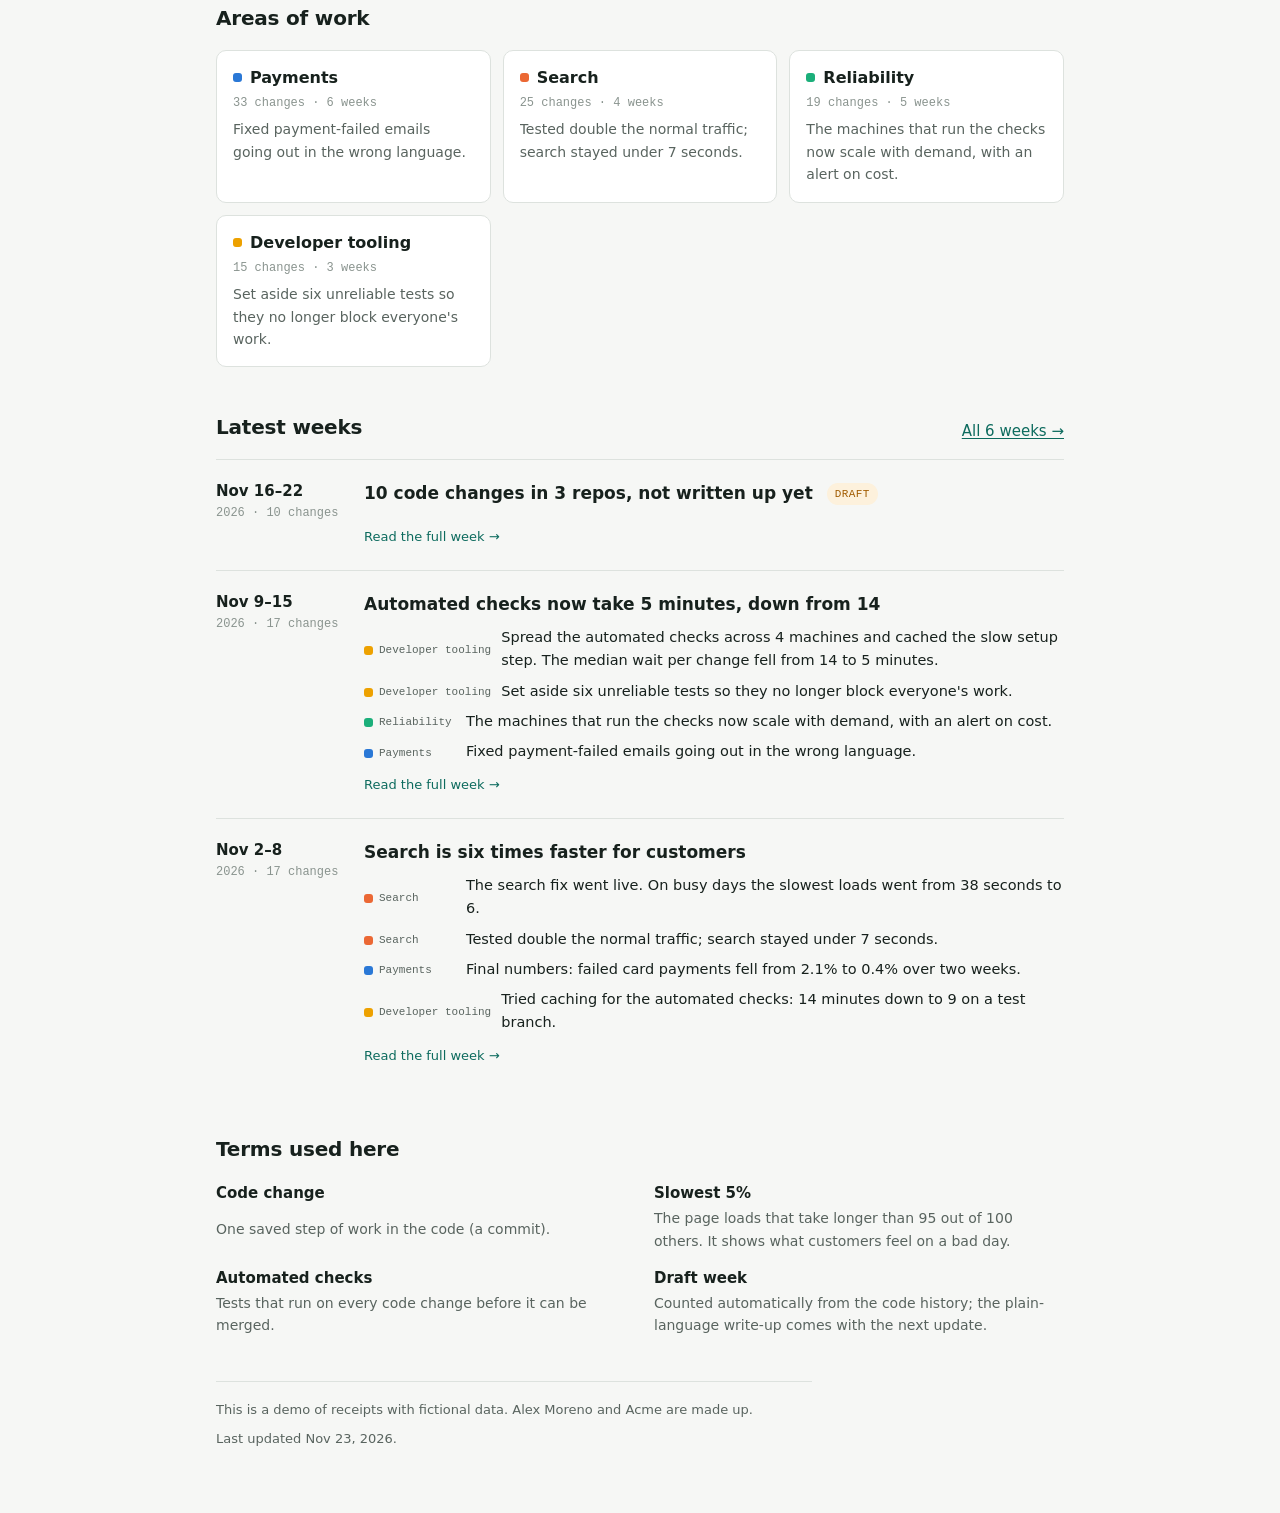
<file: demo/index.html>
<!doctype html>
<html lang="en">
<head>
<meta charset="utf-8">
<meta name="viewport" content="width=device-width, initial-scale=1">
<meta name="referrer" content="no-referrer">
<title>Summary</title>
<link rel="icon" href="../favicon.svg" type="image/svg+xml">
<link rel="icon" href="../favicon-32.png" sizes="32x32" type="image/png">
<link rel="apple-touch-icon" href="../apple-touch-icon.png">
<link rel="stylesheet" href="style.css?v=2">
</head>
<body data-page="index">
<div class="demohead">
<div class="demobar"><div class="wrap">
  <span class="tag">Demo</span><span class="txt">Made-up data for a fictional engineer</span>
  <span class="acts"><a href="../">&larr; About receipts</a><a class="cta" href="https://github.com/trivedi-vatsal/receipts/generate">Use the template</a></span>
</div></div>
<nav class="top" id="nav"></nav>
</div>
<main class="wrap" id="app"></main>
<script src="data.js?v=2"></script>
<script src="app.js?v=2"></script>
</body>
</html>
</file>
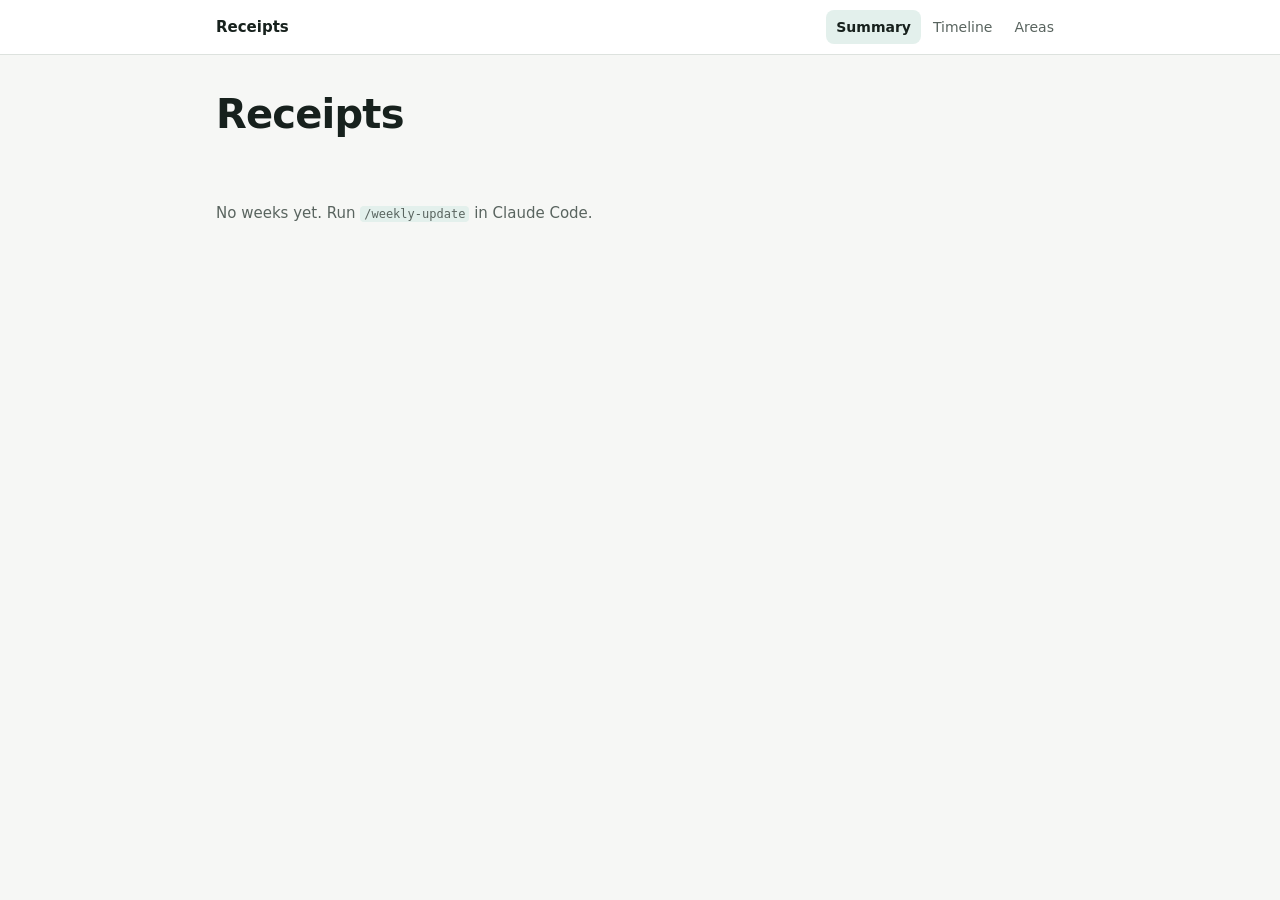
<file: share/index.html>
<!doctype html>
<html lang="en">
<head>
<meta charset="utf-8">
<meta name="viewport" content="width=device-width, initial-scale=1">
<meta name="referrer" content="no-referrer">
<title>Summary</title>
<link rel="stylesheet" href="style.css">
</head>
<body data-page="index">
<nav class="top" id="nav"></nav>
<main class="wrap" id="app"></main>
<script src="data.js"></script>
<script src="app.js"></script>
</body>
</html>
</file>
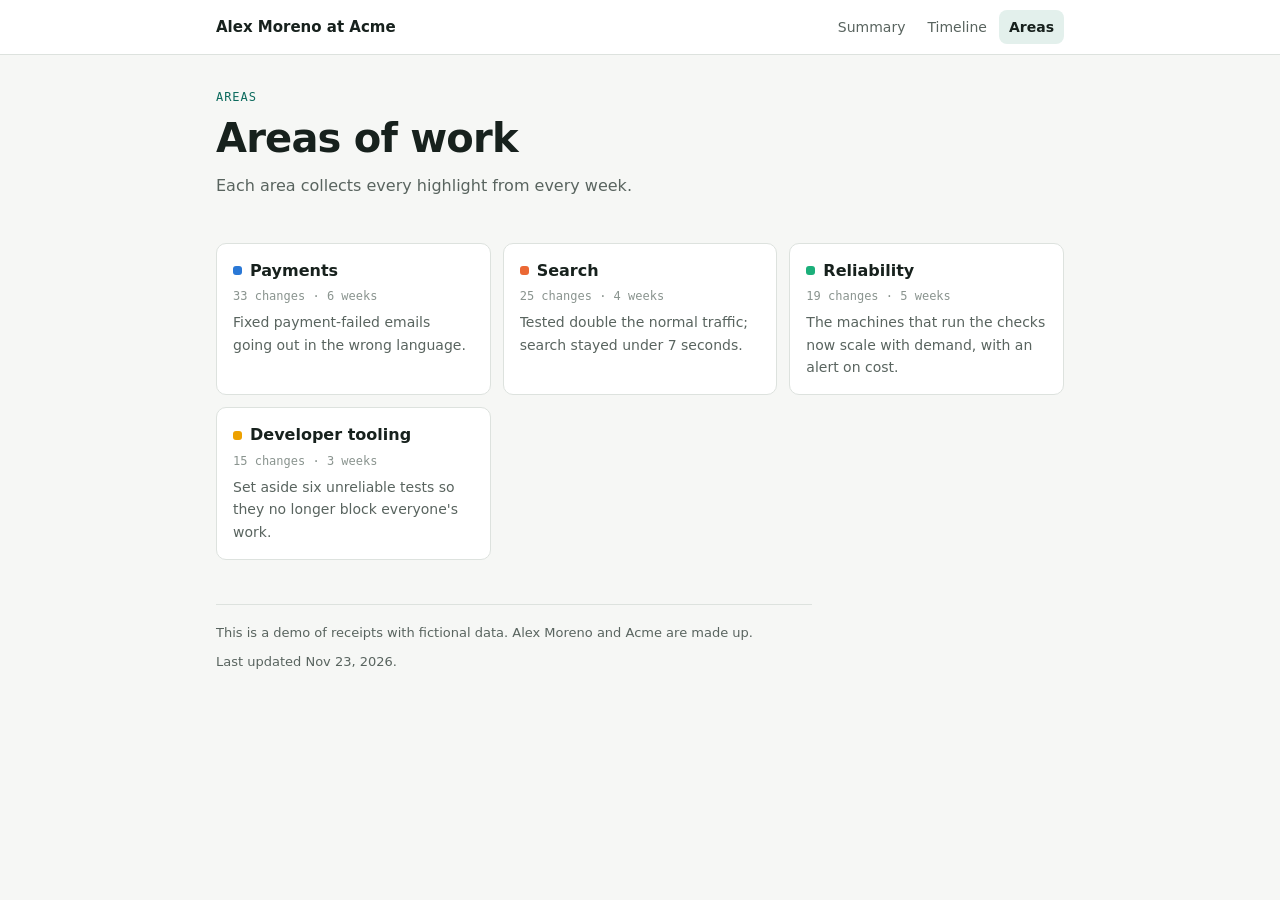
<file: areas.html>
<!doctype html>
<html lang="en">
<head>
<meta charset="utf-8">
<meta name="viewport" content="width=device-width, initial-scale=1">
<meta name="referrer" content="no-referrer">
<title>Areas</title>
<link rel="stylesheet" href="style.css">
</head>
<body data-page="areas">
<nav class="top" id="nav"></nav>
<main class="wrap" id="app"></main>
<script src="data.js"></script>
<script src="app.js"></script>
</body>
</html>
</file>
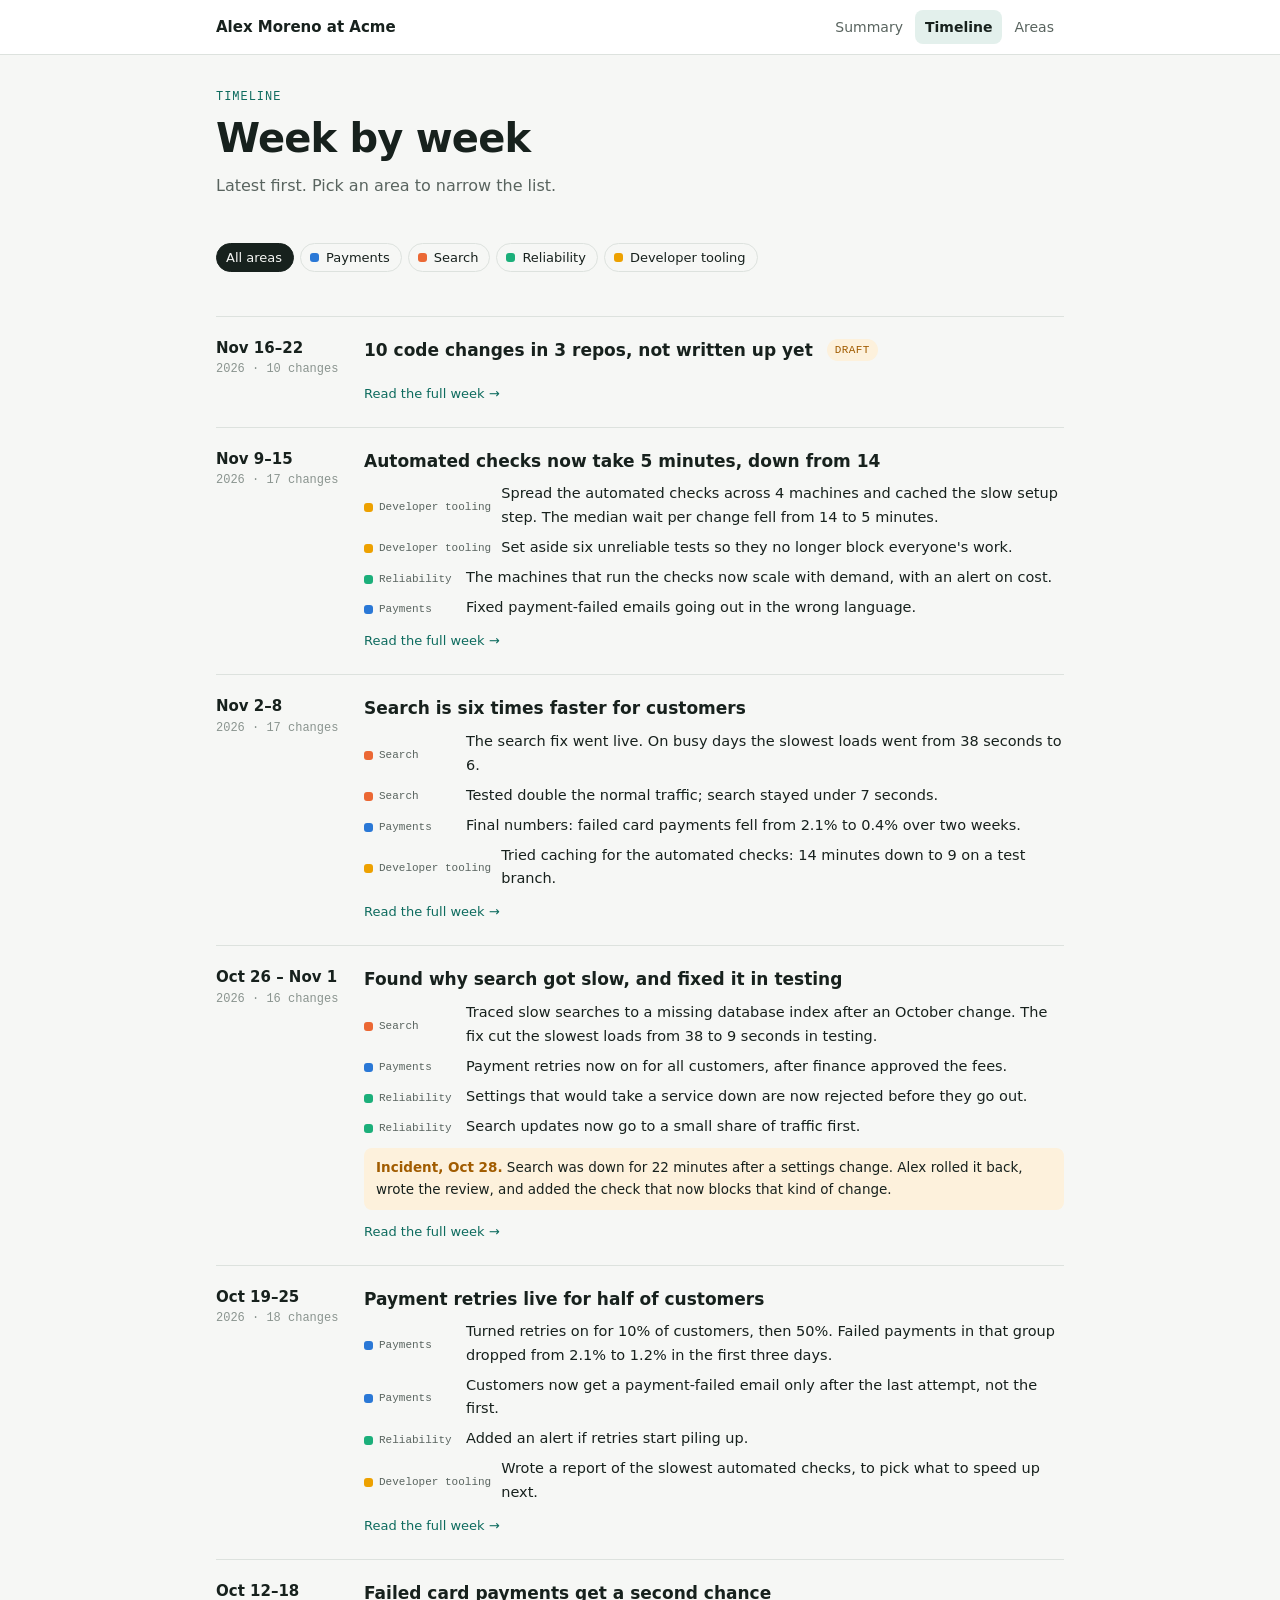
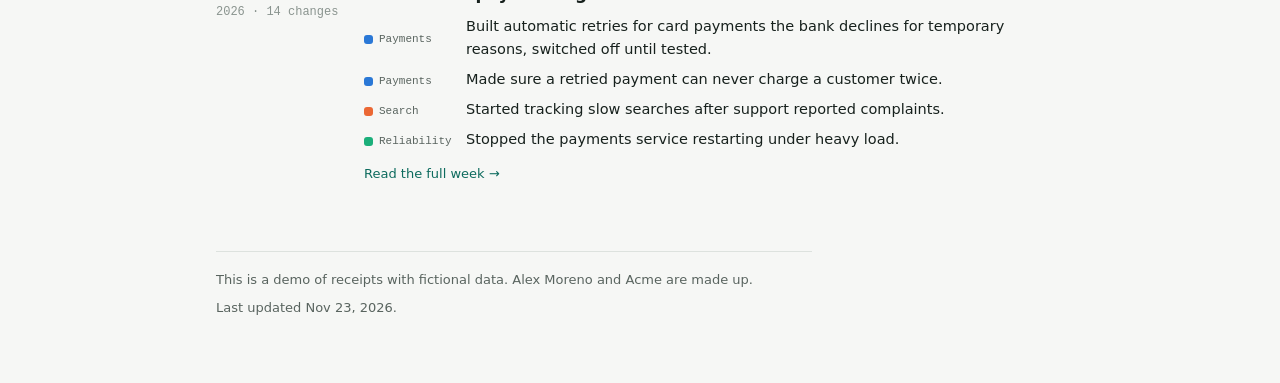
<file: timeline.html>
<!doctype html>
<html lang="en">
<head>
<meta charset="utf-8">
<meta name="viewport" content="width=device-width, initial-scale=1">
<meta name="referrer" content="no-referrer">
<title>Timeline</title>
<link rel="stylesheet" href="style.css">
</head>
<body data-page="timeline">
<nav class="top" id="nav"></nav>
<main class="wrap" id="app"></main>
<script src="data.js"></script>
<script src="app.js"></script>
</body>
</html>
</file>
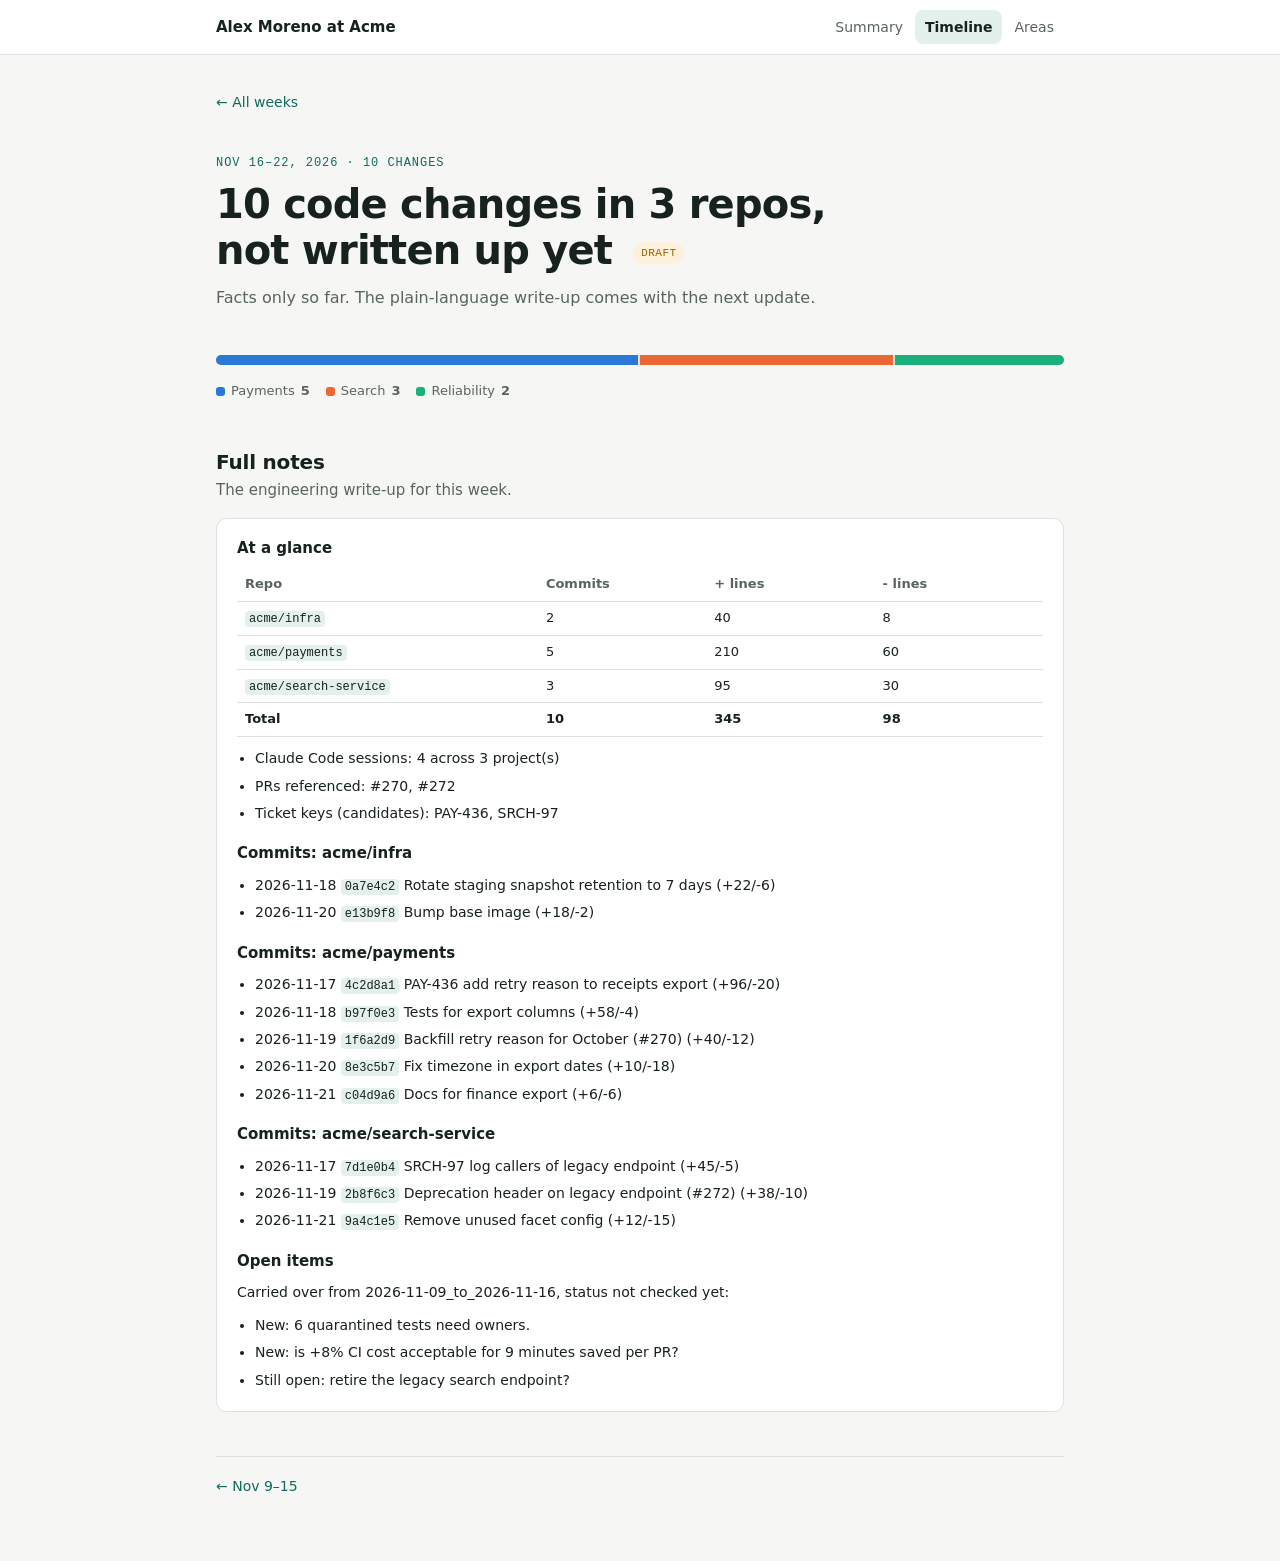
<file: week.html>
<!doctype html>
<html lang="en">
<head>
<meta charset="utf-8">
<meta name="viewport" content="width=device-width, initial-scale=1">
<meta name="referrer" content="no-referrer">
<title>Week</title>
<link rel="stylesheet" href="style.css">
</head>
<body data-page="week">
<nav class="top" id="nav"></nav>
<main class="wrap" id="app"></main>
<script src="data.js"></script>
<script src="app.js"></script>
</body>
</html>
</file>
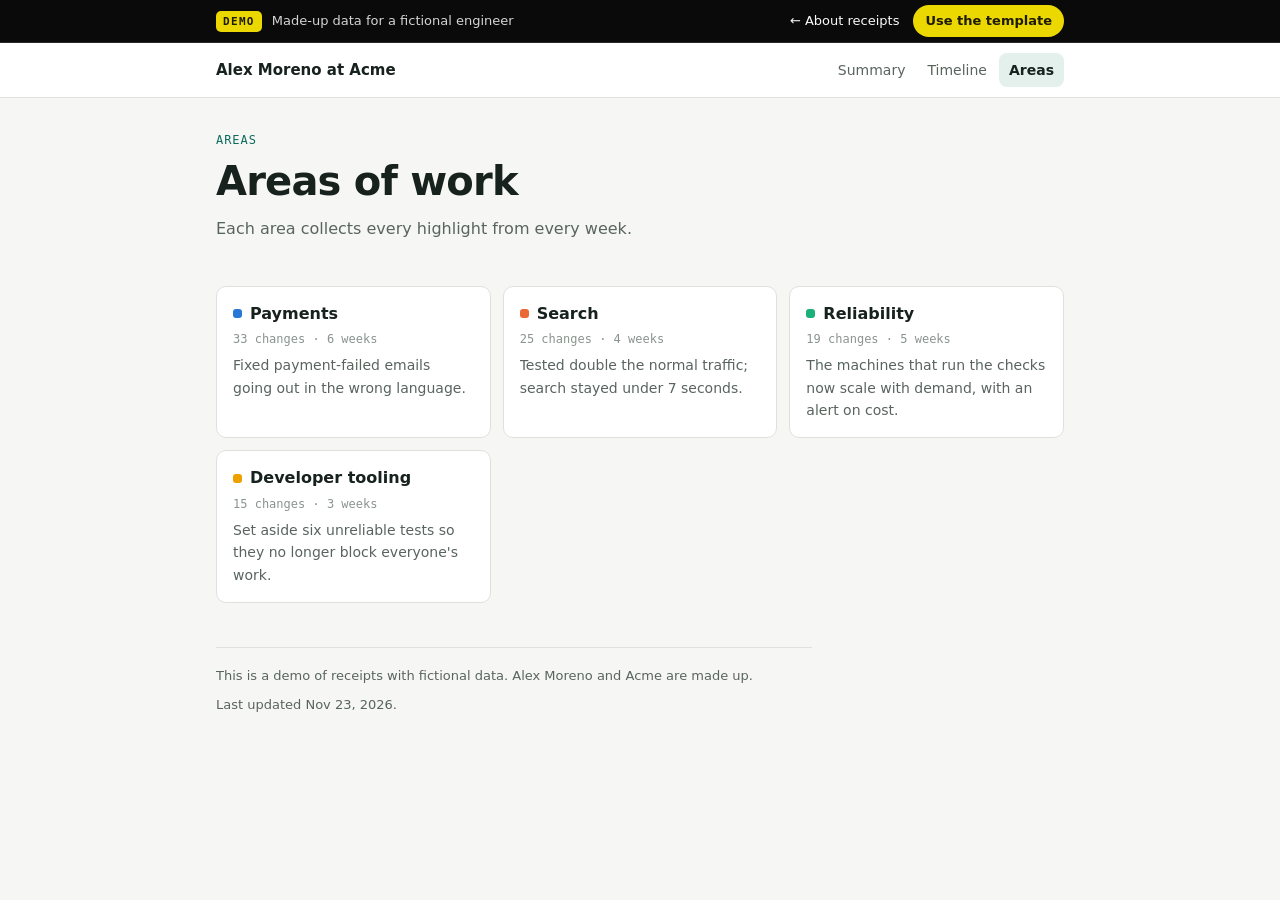
<file: demo/areas.html>
<!doctype html>
<html lang="en">
<head>
<meta charset="utf-8">
<meta name="viewport" content="width=device-width, initial-scale=1">
<meta name="referrer" content="no-referrer">
<title>Areas</title>
<link rel="icon" href="../favicon.svg" type="image/svg+xml">
<link rel="icon" href="../favicon-32.png" sizes="32x32" type="image/png">
<link rel="apple-touch-icon" href="../apple-touch-icon.png">
<link rel="stylesheet" href="style.css?v=2">
</head>
<body data-page="areas">
<div class="demohead">
<div class="demobar"><div class="wrap">
  <span class="tag">Demo</span><span class="txt">Made-up data for a fictional engineer</span>
  <span class="acts"><a href="../">&larr; About receipts</a><a class="cta" href="https://github.com/trivedi-vatsal/receipts/generate">Use the template</a></span>
</div></div>
<nav class="top" id="nav"></nav>
</div>
<main class="wrap" id="app"></main>
<script src="data.js?v=2"></script>
<script src="app.js?v=2"></script>
</body>
</html>
</file>
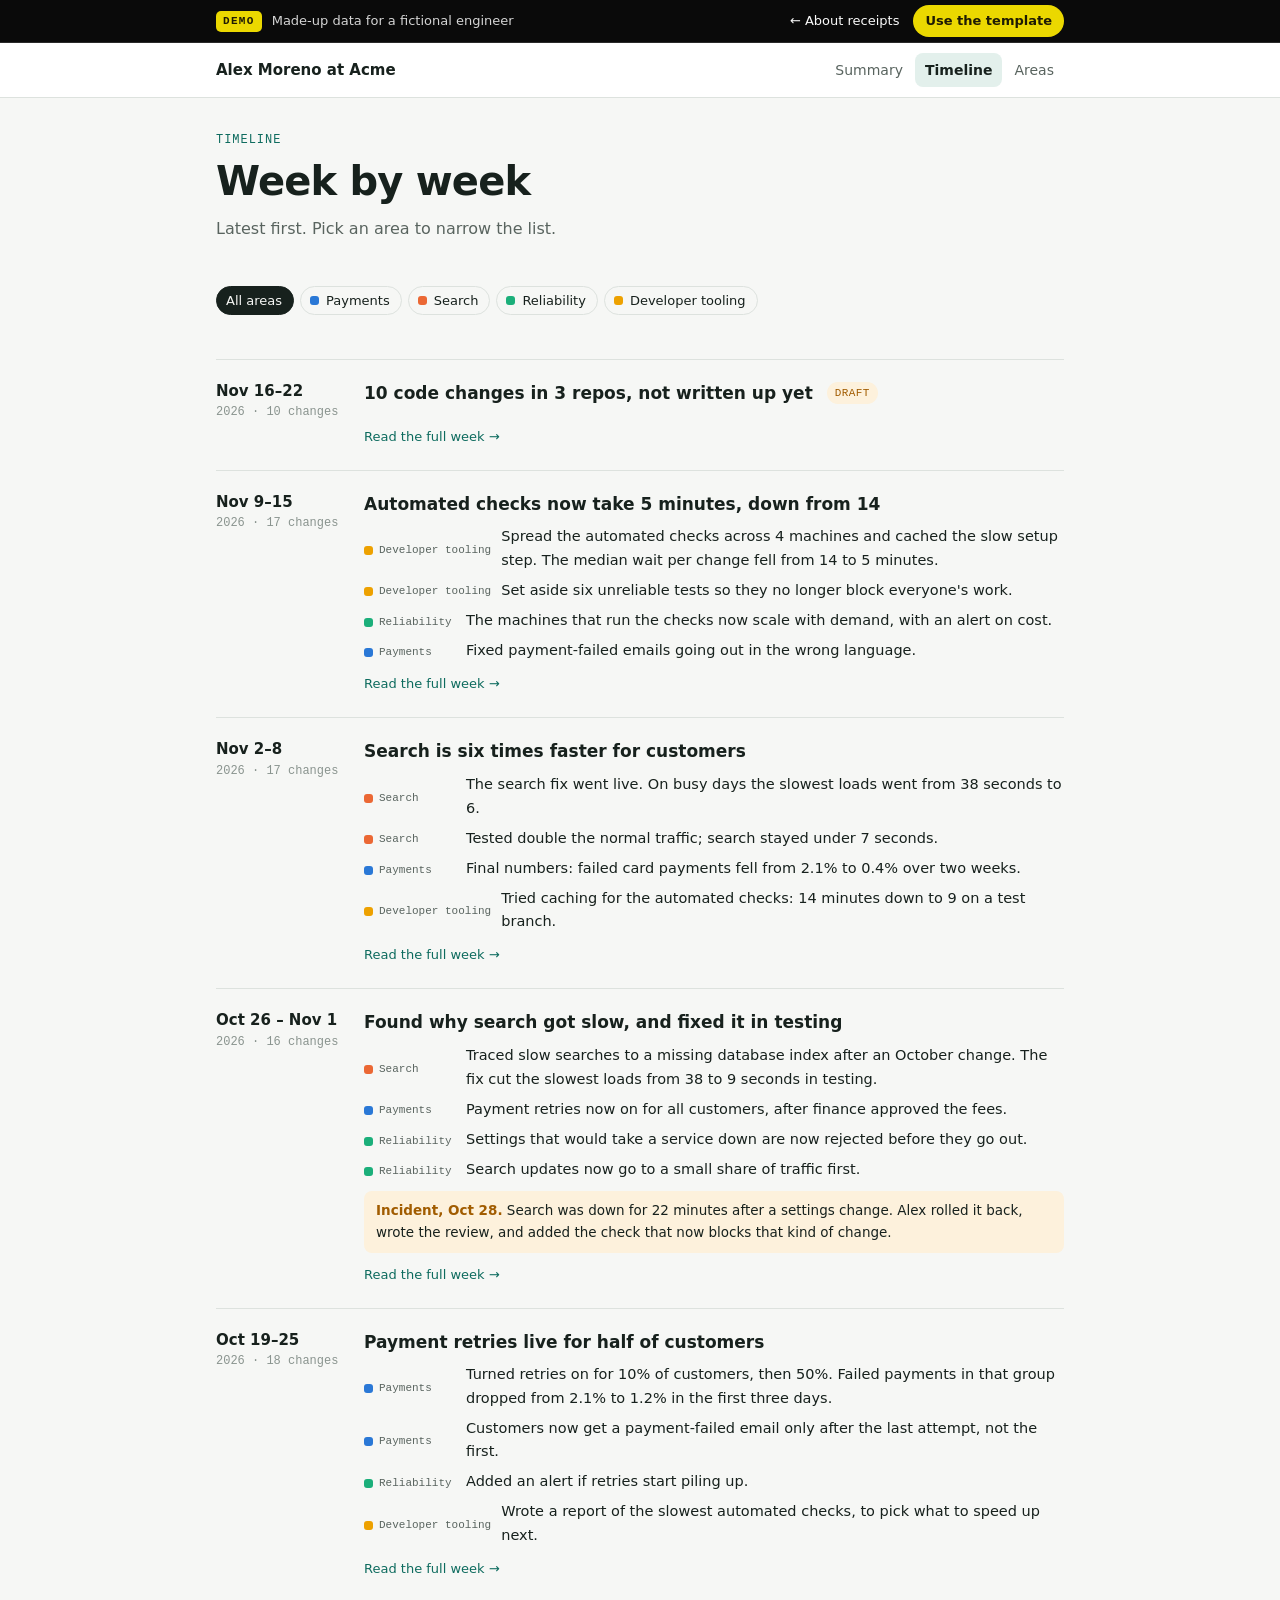
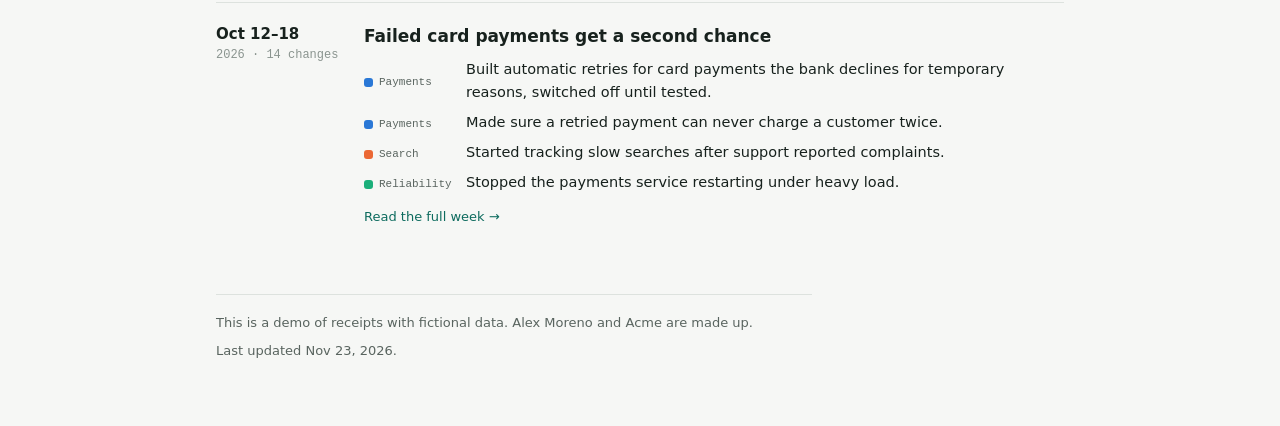
<file: demo/timeline.html>
<!doctype html>
<html lang="en">
<head>
<meta charset="utf-8">
<meta name="viewport" content="width=device-width, initial-scale=1">
<meta name="referrer" content="no-referrer">
<title>Timeline</title>
<link rel="icon" href="../favicon.svg" type="image/svg+xml">
<link rel="icon" href="../favicon-32.png" sizes="32x32" type="image/png">
<link rel="apple-touch-icon" href="../apple-touch-icon.png">
<link rel="stylesheet" href="style.css?v=2">
</head>
<body data-page="timeline">
<div class="demohead">
<div class="demobar"><div class="wrap">
  <span class="tag">Demo</span><span class="txt">Made-up data for a fictional engineer</span>
  <span class="acts"><a href="../">&larr; About receipts</a><a class="cta" href="https://github.com/trivedi-vatsal/receipts/generate">Use the template</a></span>
</div></div>
<nav class="top" id="nav"></nav>
</div>
<main class="wrap" id="app"></main>
<script src="data.js?v=2"></script>
<script src="app.js?v=2"></script>
</body>
</html>
</file>
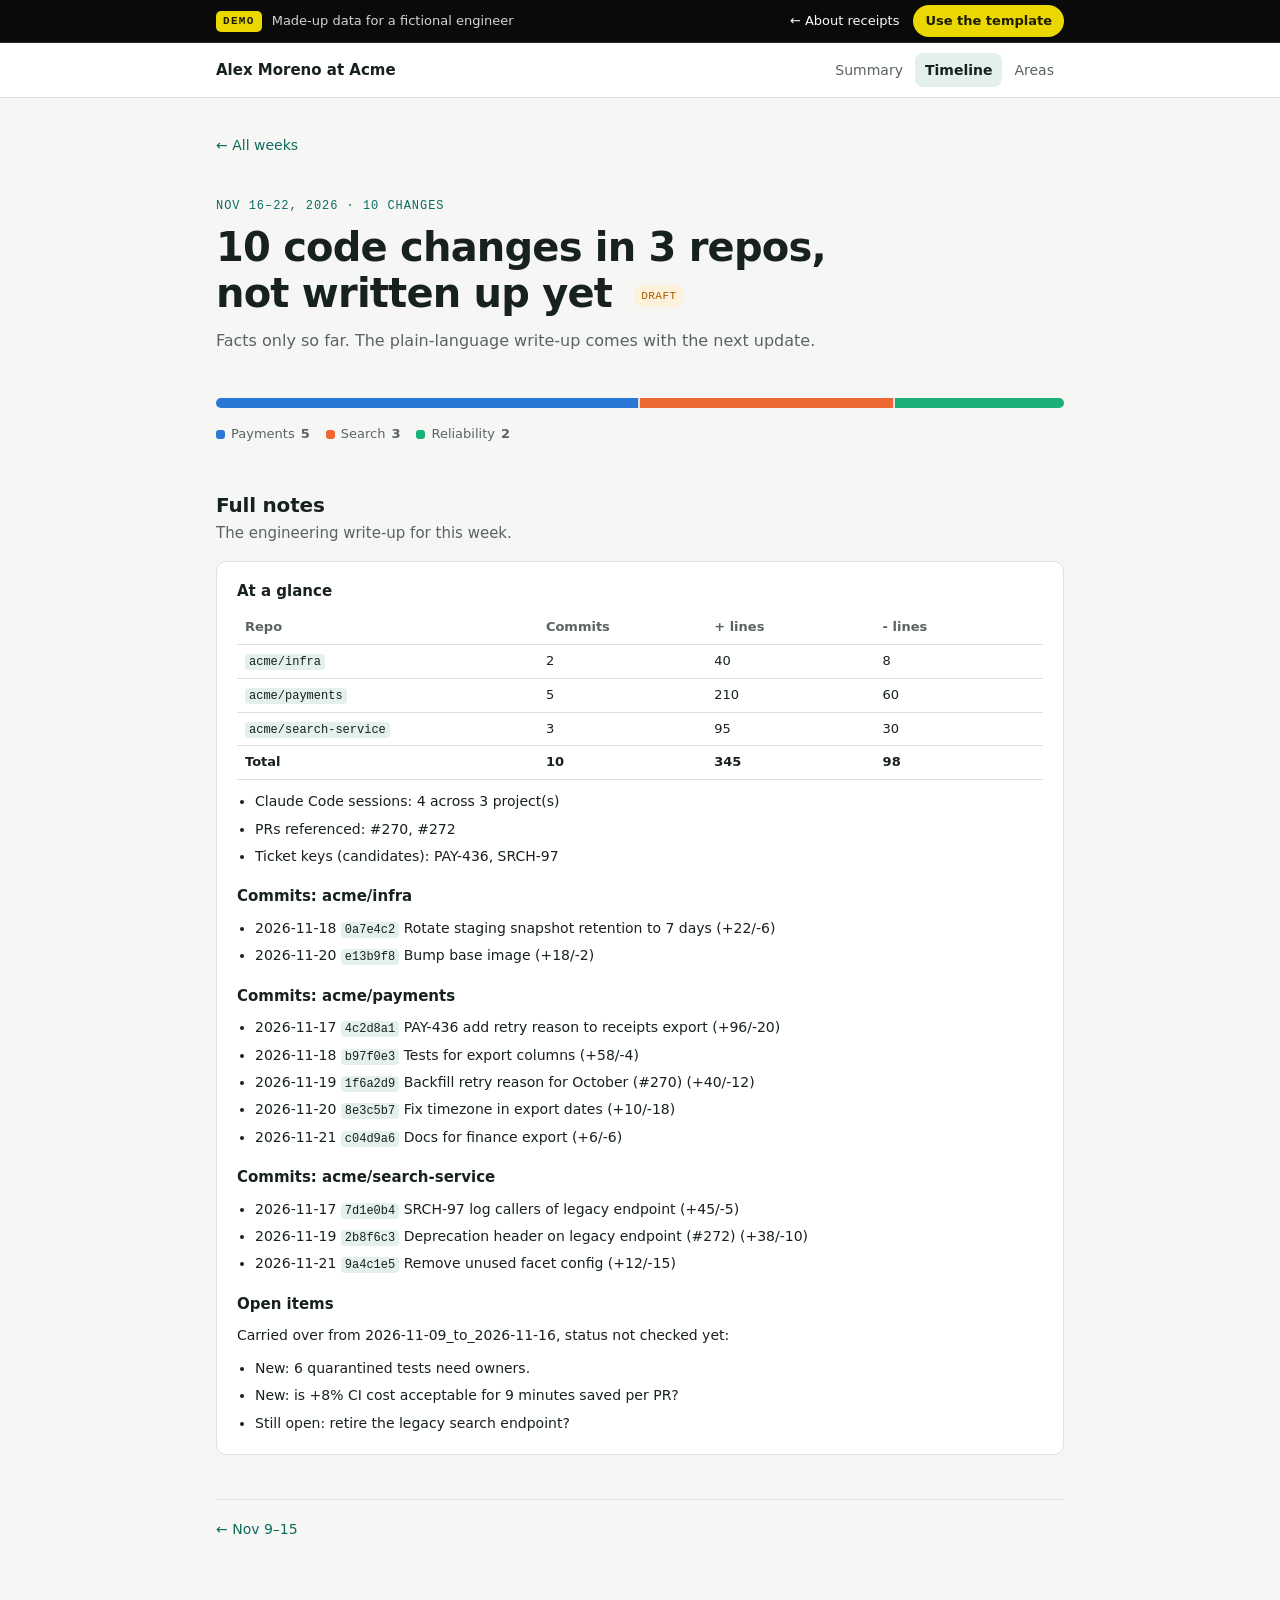
<file: demo/week.html>
<!doctype html>
<html lang="en">
<head>
<meta charset="utf-8">
<meta name="viewport" content="width=device-width, initial-scale=1">
<meta name="referrer" content="no-referrer">
<title>Week</title>
<link rel="icon" href="../favicon.svg" type="image/svg+xml">
<link rel="icon" href="../favicon-32.png" sizes="32x32" type="image/png">
<link rel="apple-touch-icon" href="../apple-touch-icon.png">
<link rel="stylesheet" href="style.css?v=2">
</head>
<body data-page="week">
<div class="demohead">
<div class="demobar"><div class="wrap">
  <span class="tag">Demo</span><span class="txt">Made-up data for a fictional engineer</span>
  <span class="acts"><a href="../">&larr; About receipts</a><a class="cta" href="https://github.com/trivedi-vatsal/receipts/generate">Use the template</a></span>
</div></div>
<nav class="top" id="nav"></nav>
</div>
<main class="wrap" id="app"></main>
<script src="data.js?v=2"></script>
<script src="app.js?v=2"></script>
</body>
</html>
</file>
<file: demo/style.css>
/* Shared by every share page. System fonts only: the pages make no network requests. */
:root {
  --bg: #f6f7f5; --surface: #ffffff; --fg: #17211d; --muted: #59645f; --faint: #8a948f; --line: #dde2de;
  --accent: #0d6b5e; --accent-soft: #e3f0ec; --warn: #a15c00; --warn-soft: #fdf1dc;
  --a-0: #2a78d6; --a-1: #eb6834; --a-2: #1baf7a; --a-3: #eda100; --a-4: #e87ba4; --a-5: #008300;
  --display: ui-rounded, "SF Pro Display", "Segoe UI Variable Display", "Segoe UI", system-ui, sans-serif;
  --body: system-ui, -apple-system, "Segoe UI", Roboto, sans-serif;
  --mono: ui-monospace, "SF Mono", Menlo, Consolas, monospace;
}
@media (prefers-color-scheme: dark) { :root:not([data-theme="light"]) {
  --bg: #111614; --surface: #1a201d; --fg: #e7ece9; --muted: #a9b3ae; --faint: #78827d; --line: #2c3430;
  --accent: #5cc4ae; --accent-soft: #19302a; --warn: #f0b552; --warn-soft: #33281a;
  --a-0: #3987e5; --a-1: #d95926; --a-2: #199e70; --a-3: #c98500; --a-4: #d55181; --a-5: #0ca30c;
  color-scheme: dark } }
:root[data-theme="dark"] {
  --bg: #111614; --surface: #1a201d; --fg: #e7ece9; --muted: #a9b3ae; --faint: #78827d; --line: #2c3430;
  --accent: #5cc4ae; --accent-soft: #19302a; --warn: #f0b552; --warn-soft: #33281a;
  --a-0: #3987e5; --a-1: #d95926; --a-2: #199e70; --a-3: #c98500; --a-4: #d55181; --a-5: #0ca30c;
  color-scheme: dark }

* { box-sizing: border-box; }
[hidden] { display: none !important; }
body { margin: 0; background: var(--bg); color: var(--fg); font: 15px/1.6 var(--body); }
a { color: var(--accent); text-decoration-thickness: 1px; text-underline-offset: 2px; }
a:focus-visible { outline: 2px solid var(--accent); outline-offset: 2px; border-radius: 4px; }
h1, h2, h3 { font-family: var(--display); text-wrap: balance; margin: 0; }
h1 { font-size: clamp(28px, 5vw, 40px); font-weight: 700; letter-spacing: -0.02em; line-height: 1.15; }
h2 { font-size: 20px; font-weight: 600; letter-spacing: -0.01em; }
h3 { font-size: 17px; font-weight: 600; line-height: 1.35; }
p { margin: 0; }
.wrap { max-width: 880px; margin: 0 auto;
  padding-left: max(16px, env(safe-area-inset-left, 0px)); padding-right: max(16px, env(safe-area-inset-right, 0px)); }

/* nav */
.top { border-bottom: 1px solid var(--line); background: var(--surface); position: sticky; top: 0; z-index: 2; }
.top .wrap { display: flex; align-items: center; justify-content: space-between; gap: 16px; min-height: 54px; }
.brand { min-width: 0; font: 600 15px var(--display); color: var(--fg); text-decoration: none; white-space: nowrap; overflow: hidden; text-overflow: ellipsis; }
.links { display: flex; gap: 2px; flex: none; }
.links a { color: var(--muted); text-decoration: none; font-size: 14px; padding: 6px 10px; border-radius: 8px; }
.links a:hover { color: var(--fg); background: var(--bg); }
.links a[aria-current="page"] { color: var(--fg); background: var(--accent-soft); font-weight: 600; }
@media (max-width: 420px) { .links a { padding: 6px 7px; font-size: 13px; } }

main.wrap { padding-block: 36px 64px; display: grid; gap: 44px; }
header.hero { display: grid; gap: 12px; }
.eyebrow { font: 500 12px/1 var(--mono); letter-spacing: 0.08em; text-transform: uppercase; color: var(--accent); }
.lede { color: var(--muted); max-width: 64ch; font-size: 16px; }
.back { font-size: 14px; text-decoration: none; }
section { display: grid; gap: 16px; min-width: 0; }
.sec-head { display: grid; gap: 4px; }
.sec-head p { color: var(--muted); max-width: 64ch; }
.sec-head.row { grid-template-columns: 1fr auto; align-items: end; }
.card { background: var(--surface); border: 1px solid var(--line); border-radius: 10px; }
.empty { color: var(--muted); padding: 20px 0; list-style: none; }
.empty code, .md code { font: 12px var(--mono); background: var(--accent-soft); padding: 1px 4px; border-radius: 4px; overflow-wrap: anywhere; }
.num { font-variant-numeric: tabular-nums; }
.dot { width: 9px; height: 9px; border-radius: 3px; flex: none; display: inline-block; }

/* stat tiles */
.stats { display: grid; grid-template-columns: repeat(auto-fit, minmax(170px, 1fr)); gap: 12px; }
.stat { padding: 16px; display: grid; gap: 4px; align-content: start; }
.stat b { font: 600 28px/1.1 var(--display); letter-spacing: -0.02em; font-variant-numeric: tabular-nums; }
.stat span { color: var(--muted); font-size: 13px; line-height: 1.4; }

/* attention */
.attn { margin: 0; padding: 0; overflow: hidden; }
.attn li { list-style: none; display: grid; grid-template-columns: 100px 1fr; gap: 14px; padding: 14px 16px; border-top: 1px solid var(--line); }
.attn li:first-child { border-top: 0; }
.attn p { color: var(--muted); font-size: 14px; }
.pill { justify-self: start; align-self: start; font: 500 11px/1 var(--mono); letter-spacing: 0.04em; text-transform: uppercase; padding: 5px 8px; border-radius: 999px; white-space: nowrap; }
h1 .pill, h3 .pill { vertical-align: middle; margin-left: 8px; }
.pill.decide { background: var(--warn-soft); color: var(--warn); }
.pill.fix { background: var(--accent-soft); color: var(--accent); }
@media (max-width: 520px) { .attn li { grid-template-columns: 1fr; gap: 6px; } }

/* results */
.results { display: grid; grid-template-columns: repeat(2, 1fr); gap: 0 28px; margin: 0; padding: 0; }
.results li { list-style: none; display: grid; grid-template-columns: minmax(9.5ch, max-content) 1fr; gap: 14px; padding: 12px 0; border-top: 1px solid var(--line); align-items: baseline; }
.results .big { font: 600 18px/1.2 var(--display); color: var(--accent); font-variant-numeric: tabular-nums; }
.results span { font-size: 14px; color: var(--muted); }
.results span b { color: var(--fg); font-weight: 600; }
@media (max-width: 680px) { .results { grid-template-columns: 1fr; } }

/* chart */
.chart-card { padding: 18px 16px 12px; display: grid; gap: 12px; min-width: 0; }
.legend { display: flex; flex-wrap: wrap; gap: 6px; }
.chip { font: 500 13px/1 var(--body); color: var(--fg); text-decoration: none; border: 1px solid var(--line); border-radius: 999px; padding: 7px 11px 7px 9px; display: inline-flex; gap: 7px; align-items: center; }
.chip:hover { border-color: var(--faint); }
.chip[aria-current="true"] { background: var(--fg); color: var(--bg); border-color: var(--fg); }
.chart { min-height: 200px; }
svg text { fill: var(--muted); font: 11px var(--mono); }
.grid-line { stroke: var(--line); stroke-width: 1; }
.chart a .hit { fill: transparent; }
.chart a:hover .seg, .chart a:focus .seg { opacity: 0.8; }
.chart a:hover .hit { fill: var(--accent-soft); opacity: 0.5; }
details.tbl summary { cursor: pointer; color: var(--muted); font-size: 13px; }
.tbl-wrap { overflow-x: auto; margin-top: 10px; }
table { border-collapse: collapse; font-size: 13px; width: 100%; }
th, td { text-align: right; padding: 6px 8px; border-bottom: 1px solid var(--line); font-variant-numeric: tabular-nums; white-space: nowrap; }
th:first-child, td:first-child { text-align: left; }
th { font-weight: 600; color: var(--muted); }

/* area cards */
.areas { display: grid; grid-template-columns: repeat(auto-fill, minmax(240px, 1fr)); gap: 12px; }
.area { padding: 16px; display: grid; gap: 8px; color: var(--fg); text-decoration: none; align-content: start; }
.area:hover { border-color: var(--faint); }
.area h3 { display: flex; gap: 8px; align-items: center; font-size: 16px; }
.area .meta { font: 12px var(--mono); color: var(--faint); }
.area p { color: var(--muted); font-size: 14px; display: -webkit-box; -webkit-line-clamp: 3; -webkit-box-orient: vertical; overflow: hidden; }

/* week list */
.weeks { margin: 0; padding: 0; }
.week { list-style: none; display: grid; grid-template-columns: 128px 1fr; gap: 20px; padding: 22px 0; border-top: 1px solid var(--line); }
.when { display: grid; gap: 4px; align-content: start; }
.when b { font: 600 15px/1.3 var(--display); }
.when span { font: 12px var(--mono); color: var(--faint); }
.week h3 a { color: inherit; text-decoration: none; }
.week h3 a:hover { color: var(--accent); }
.items { margin: 10px 0 0; padding: 0; display: grid; gap: 7px; }
.items li { list-style: none; display: grid; grid-template-columns: auto 1fr; gap: 10px; font-size: 14.5px; }
.tag { margin-top: 3px; font: 500 11px/1 var(--mono); color: var(--muted); display: inline-flex; gap: 6px; align-items: center; white-space: nowrap; min-width: 92px; text-decoration: none; }
a.tag:hover { color: var(--fg); }
.note { margin-top: 10px; font-size: 13.5px; background: var(--warn-soft); border-radius: 8px; padding: 9px 12px; }
.note b { color: var(--warn); }
.more { display: inline-block; margin-top: 12px; font-size: 13px; font-weight: 500; text-decoration: none; }
@media (max-width: 600px) {
  .week { grid-template-columns: 1fr; gap: 8px; }
  .items li { grid-template-columns: 1fr; gap: 2px; }
  .tag { margin-top: 0; }
}

/* week page */
.split { height: 10px; border-radius: 5px; overflow: hidden; display: flex; gap: 2px; background: var(--line); }
.split span { display: block; }
.split-legend { display: flex; flex-wrap: wrap; gap: 6px 16px; font-size: 13px; color: var(--muted); }
.split-legend span { display: inline-flex; gap: 6px; align-items: center; }
.pager { display: flex; justify-content: space-between; gap: 16px; border-top: 1px solid var(--line); padding-top: 18px; font-size: 14px; }
.pager a { text-decoration: none; }
.md { font-size: 14px; display: grid; gap: 10px; min-width: 0; padding: 20px; }
.md h4 { font: 600 15px/1.3 var(--display); margin: 10px 0 0; }
.md h4:first-child { margin-top: 0; }
.md ul { margin: 0; padding-left: 18px; display: grid; gap: 5px; }
.md .tw { overflow-x: auto; }
.md th, .md td { text-align: left; white-space: normal; vertical-align: top; min-width: 90px; }

/* glossary + footer */
.terms { display: grid; grid-template-columns: repeat(2, 1fr); gap: 14px 28px; margin: 0; }
.terms div { display: grid; gap: 2px; }
.terms dt { font-weight: 600; }
.terms dd { margin: 0; color: var(--muted); font-size: 14px; }
@media (max-width: 600px) { .terms { grid-template-columns: 1fr; } }
footer { color: var(--muted); font-size: 13px; border-top: 1px solid var(--line); padding-top: 18px; display: grid; gap: 8px; max-width: 72ch; }

@media print {
  .top, .legend, details.tbl, .pager, .more { display: none !important; }
  body { background: #fff; }
  main.wrap { padding-block: 0; gap: 28px; }
  .card, .week, .results li { break-inside: avoid; }
}

/* Demo site only: the demo banner and the page nav stay pinned together at the top. */
html { scroll-padding-top: 110px; }
.demohead { position: sticky; top: 0; z-index: 5; }
.demohead .top { position: static; }
.demobar { background: #0a0a0a; color: #d4d4d4; border-bottom: 1px solid #2a2a2a; font-size: 13px; }
.demobar .wrap { display: flex; align-items: center; gap: 10px; min-height: 42px; }
.demobar .tag { flex: none; min-width: 0; margin: 0; font: 600 11px/1 var(--mono); letter-spacing: .12em; text-transform: uppercase; color: #1e1b04; background: #ebd800; padding: 5px 7px; border-radius: 5px; }
.demobar .txt { min-width: 0; overflow: hidden; text-overflow: ellipsis; white-space: nowrap; }
.demobar .acts { margin-left: auto; display: flex; gap: 14px; align-items: center; flex: none; }
.demobar a { color: #fafafa; text-decoration: none; }
.demobar a:hover { text-decoration: underline; }
.demobar a.cta { color: #1e1b04; background: #ebd800; padding: 6px 12px; border-radius: 999px; font-weight: 600; }
.demobar a.cta:hover { background: #fae94b; text-decoration: none; }
.demobar a:focus-visible { outline-color: #ebd800; }
@media (max-width: 600px) { .demobar .txt { display: none; } }
@media (max-width: 380px) { .demobar a.cta { display: none; } }
@media print { .demohead { position: static; } .demobar { display: none; } }
</file>
<file: share/style.css>
/* Shared by every share page. System fonts only: the pages make no network requests. */
:root {
  --bg: #f6f7f5; --surface: #ffffff; --fg: #17211d; --muted: #59645f; --faint: #8a948f; --line: #dde2de;
  --accent: #0d6b5e; --accent-soft: #e3f0ec; --warn: #a15c00; --warn-soft: #fdf1dc;
  --a-0: #2a78d6; --a-1: #eb6834; --a-2: #1baf7a; --a-3: #eda100; --a-4: #e87ba4; --a-5: #008300;
  --display: ui-rounded, "SF Pro Display", "Segoe UI Variable Display", "Segoe UI", system-ui, sans-serif;
  --body: system-ui, -apple-system, "Segoe UI", Roboto, sans-serif;
  --mono: ui-monospace, "SF Mono", Menlo, Consolas, monospace;
}
@media (prefers-color-scheme: dark) { :root:not([data-theme="light"]) {
  --bg: #111614; --surface: #1a201d; --fg: #e7ece9; --muted: #a9b3ae; --faint: #78827d; --line: #2c3430;
  --accent: #5cc4ae; --accent-soft: #19302a; --warn: #f0b552; --warn-soft: #33281a;
  --a-0: #3987e5; --a-1: #d95926; --a-2: #199e70; --a-3: #c98500; --a-4: #d55181; --a-5: #0ca30c;
  color-scheme: dark } }
:root[data-theme="dark"] {
  --bg: #111614; --surface: #1a201d; --fg: #e7ece9; --muted: #a9b3ae; --faint: #78827d; --line: #2c3430;
  --accent: #5cc4ae; --accent-soft: #19302a; --warn: #f0b552; --warn-soft: #33281a;
  --a-0: #3987e5; --a-1: #d95926; --a-2: #199e70; --a-3: #c98500; --a-4: #d55181; --a-5: #0ca30c;
  color-scheme: dark }

* { box-sizing: border-box; }
[hidden] { display: none !important; }
body { margin: 0; background: var(--bg); color: var(--fg); font: 15px/1.6 var(--body); }
a { color: var(--accent); text-decoration-thickness: 1px; text-underline-offset: 2px; }
a:focus-visible { outline: 2px solid var(--accent); outline-offset: 2px; border-radius: 4px; }
h1, h2, h3 { font-family: var(--display); text-wrap: balance; margin: 0; }
h1 { font-size: clamp(28px, 5vw, 40px); font-weight: 700; letter-spacing: -0.02em; line-height: 1.15; }
h2 { font-size: 20px; font-weight: 600; letter-spacing: -0.01em; }
h3 { font-size: 17px; font-weight: 600; line-height: 1.35; }
p { margin: 0; }
.wrap { max-width: 880px; margin: 0 auto;
  padding-left: max(16px, env(safe-area-inset-left, 0px)); padding-right: max(16px, env(safe-area-inset-right, 0px)); }

/* nav */
.top { border-bottom: 1px solid var(--line); background: var(--surface); position: sticky; top: 0; z-index: 2; }
.top .wrap { display: flex; align-items: center; justify-content: space-between; gap: 16px; min-height: 54px; }
.brand { min-width: 0; font: 600 15px var(--display); color: var(--fg); text-decoration: none; white-space: nowrap; overflow: hidden; text-overflow: ellipsis; }
.links { display: flex; gap: 2px; flex: none; }
.links a { color: var(--muted); text-decoration: none; font-size: 14px; padding: 6px 10px; border-radius: 8px; }
.links a:hover { color: var(--fg); background: var(--bg); }
.links a[aria-current="page"] { color: var(--fg); background: var(--accent-soft); font-weight: 600; }
@media (max-width: 420px) { .links a { padding: 6px 7px; font-size: 13px; } }

main.wrap { padding-block: 36px 64px; display: grid; gap: 44px; }
header.hero { display: grid; gap: 12px; }
.eyebrow { font: 500 12px/1 var(--mono); letter-spacing: 0.08em; text-transform: uppercase; color: var(--accent); }
.lede { color: var(--muted); max-width: 64ch; font-size: 16px; }
.back { font-size: 14px; text-decoration: none; }
section { display: grid; gap: 16px; min-width: 0; }
.sec-head { display: grid; gap: 4px; }
.sec-head p { color: var(--muted); max-width: 64ch; }
.sec-head.row { grid-template-columns: 1fr auto; align-items: end; }
.card { background: var(--surface); border: 1px solid var(--line); border-radius: 10px; }
.empty { color: var(--muted); padding: 20px 0; list-style: none; }
.empty code, .md code { font: 12px var(--mono); background: var(--accent-soft); padding: 1px 4px; border-radius: 4px; overflow-wrap: anywhere; }
.num { font-variant-numeric: tabular-nums; }
.dot { width: 9px; height: 9px; border-radius: 3px; flex: none; display: inline-block; }

/* stat tiles */
.stats { display: grid; grid-template-columns: repeat(auto-fit, minmax(170px, 1fr)); gap: 12px; }
.stat { padding: 16px; display: grid; gap: 4px; align-content: start; }
.stat b { font: 600 28px/1.1 var(--display); letter-spacing: -0.02em; font-variant-numeric: tabular-nums; }
.stat span { color: var(--muted); font-size: 13px; line-height: 1.4; }

/* attention */
.attn { margin: 0; padding: 0; overflow: hidden; }
.attn li { list-style: none; display: grid; grid-template-columns: 100px 1fr; gap: 14px; padding: 14px 16px; border-top: 1px solid var(--line); }
.attn li:first-child { border-top: 0; }
.attn p { color: var(--muted); font-size: 14px; }
.pill { justify-self: start; align-self: start; font: 500 11px/1 var(--mono); letter-spacing: 0.04em; text-transform: uppercase; padding: 5px 8px; border-radius: 999px; white-space: nowrap; }
h1 .pill, h3 .pill { vertical-align: middle; margin-left: 8px; }
.pill.decide { background: var(--warn-soft); color: var(--warn); }
.pill.fix { background: var(--accent-soft); color: var(--accent); }
@media (max-width: 520px) { .attn li { grid-template-columns: 1fr; gap: 6px; } }

/* results */
.results { display: grid; grid-template-columns: repeat(2, 1fr); gap: 0 28px; margin: 0; padding: 0; }
.results li { list-style: none; display: grid; grid-template-columns: minmax(9.5ch, max-content) 1fr; gap: 14px; padding: 12px 0; border-top: 1px solid var(--line); align-items: baseline; }
.results .big { font: 600 18px/1.2 var(--display); color: var(--accent); font-variant-numeric: tabular-nums; }
.results span { font-size: 14px; color: var(--muted); }
.results span b { color: var(--fg); font-weight: 600; }
@media (max-width: 680px) { .results { grid-template-columns: 1fr; } }

/* chart */
.chart-card { padding: 18px 16px 12px; display: grid; gap: 12px; min-width: 0; }
.legend { display: flex; flex-wrap: wrap; gap: 6px; }
.chip { font: 500 13px/1 var(--body); color: var(--fg); text-decoration: none; border: 1px solid var(--line); border-radius: 999px; padding: 7px 11px 7px 9px; display: inline-flex; gap: 7px; align-items: center; }
.chip:hover { border-color: var(--faint); }
.chip[aria-current="true"] { background: var(--fg); color: var(--bg); border-color: var(--fg); }
.chart { min-height: 200px; }
svg text { fill: var(--muted); font: 11px var(--mono); }
.grid-line { stroke: var(--line); stroke-width: 1; }
.chart a .hit { fill: transparent; }
.chart a:hover .seg, .chart a:focus .seg { opacity: 0.8; }
.chart a:hover .hit { fill: var(--accent-soft); opacity: 0.5; }
details.tbl summary { cursor: pointer; color: var(--muted); font-size: 13px; }
.tbl-wrap { overflow-x: auto; margin-top: 10px; }
table { border-collapse: collapse; font-size: 13px; width: 100%; }
th, td { text-align: right; padding: 6px 8px; border-bottom: 1px solid var(--line); font-variant-numeric: tabular-nums; white-space: nowrap; }
th:first-child, td:first-child { text-align: left; }
th { font-weight: 600; color: var(--muted); }

/* area cards */
.areas { display: grid; grid-template-columns: repeat(auto-fill, minmax(240px, 1fr)); gap: 12px; }
.area { padding: 16px; display: grid; gap: 8px; color: var(--fg); text-decoration: none; align-content: start; }
.area:hover { border-color: var(--faint); }
.area h3 { display: flex; gap: 8px; align-items: center; font-size: 16px; }
.area .meta { font: 12px var(--mono); color: var(--faint); }
.area p { color: var(--muted); font-size: 14px; display: -webkit-box; -webkit-line-clamp: 3; -webkit-box-orient: vertical; overflow: hidden; }

/* week list */
.weeks { margin: 0; padding: 0; }
.week { list-style: none; display: grid; grid-template-columns: 128px 1fr; gap: 20px; padding: 22px 0; border-top: 1px solid var(--line); }
.when { display: grid; gap: 4px; align-content: start; }
.when b { font: 600 15px/1.3 var(--display); }
.when span { font: 12px var(--mono); color: var(--faint); }
.week h3 a { color: inherit; text-decoration: none; }
.week h3 a:hover { color: var(--accent); }
.items { margin: 10px 0 0; padding: 0; display: grid; gap: 7px; }
.items li { list-style: none; display: grid; grid-template-columns: auto 1fr; gap: 10px; font-size: 14.5px; }
.tag { margin-top: 3px; font: 500 11px/1 var(--mono); color: var(--muted); display: inline-flex; gap: 6px; align-items: center; white-space: nowrap; min-width: 92px; text-decoration: none; }
a.tag:hover { color: var(--fg); }
.note { margin-top: 10px; font-size: 13.5px; background: var(--warn-soft); border-radius: 8px; padding: 9px 12px; }
.note b { color: var(--warn); }
.more { display: inline-block; margin-top: 12px; font-size: 13px; font-weight: 500; text-decoration: none; }
@media (max-width: 600px) {
  .week { grid-template-columns: 1fr; gap: 8px; }
  .items li { grid-template-columns: 1fr; gap: 2px; }
  .tag { margin-top: 0; }
}

/* week page */
.split { height: 10px; border-radius: 5px; overflow: hidden; display: flex; gap: 2px; background: var(--line); }
.split span { display: block; }
.split-legend { display: flex; flex-wrap: wrap; gap: 6px 16px; font-size: 13px; color: var(--muted); }
.split-legend span { display: inline-flex; gap: 6px; align-items: center; }
.pager { display: flex; justify-content: space-between; gap: 16px; border-top: 1px solid var(--line); padding-top: 18px; font-size: 14px; }
.pager a { text-decoration: none; }
.md { font-size: 14px; display: grid; gap: 10px; min-width: 0; padding: 20px; }
.md h4 { font: 600 15px/1.3 var(--display); margin: 10px 0 0; }
.md h4:first-child { margin-top: 0; }
.md ul { margin: 0; padding-left: 18px; display: grid; gap: 5px; }
.md .tw { overflow-x: auto; }
.md th, .md td { text-align: left; white-space: normal; vertical-align: top; min-width: 90px; }

/* glossary + footer */
.terms { display: grid; grid-template-columns: repeat(2, 1fr); gap: 14px 28px; margin: 0; }
.terms div { display: grid; gap: 2px; }
.terms dt { font-weight: 600; }
.terms dd { margin: 0; color: var(--muted); font-size: 14px; }
@media (max-width: 600px) { .terms { grid-template-columns: 1fr; } }
footer { color: var(--muted); font-size: 13px; border-top: 1px solid var(--line); padding-top: 18px; display: grid; gap: 8px; max-width: 72ch; }

@media print {
  .top, .legend, details.tbl, .pager, .more { display: none !important; }
  body { background: #fff; }
  main.wrap { padding-block: 0; gap: 28px; }
  .card, .week, .results li { break-inside: avoid; }
}
</file>
<file: style.css>
/* Shared by every share page. System fonts only: the pages make no network requests. */
:root {
  --bg: #f6f7f5; --surface: #ffffff; --fg: #17211d; --muted: #59645f; --faint: #8a948f; --line: #dde2de;
  --accent: #0d6b5e; --accent-soft: #e3f0ec; --warn: #a15c00; --warn-soft: #fdf1dc;
  --a-0: #2a78d6; --a-1: #eb6834; --a-2: #1baf7a; --a-3: #eda100; --a-4: #e87ba4; --a-5: #008300;
  --display: ui-rounded, "SF Pro Display", "Segoe UI Variable Display", "Segoe UI", system-ui, sans-serif;
  --body: system-ui, -apple-system, "Segoe UI", Roboto, sans-serif;
  --mono: ui-monospace, "SF Mono", Menlo, Consolas, monospace;
}
@media (prefers-color-scheme: dark) { :root:not([data-theme="light"]) {
  --bg: #111614; --surface: #1a201d; --fg: #e7ece9; --muted: #a9b3ae; --faint: #78827d; --line: #2c3430;
  --accent: #5cc4ae; --accent-soft: #19302a; --warn: #f0b552; --warn-soft: #33281a;
  --a-0: #3987e5; --a-1: #d95926; --a-2: #199e70; --a-3: #c98500; --a-4: #d55181; --a-5: #0ca30c;
  color-scheme: dark } }
:root[data-theme="dark"] {
  --bg: #111614; --surface: #1a201d; --fg: #e7ece9; --muted: #a9b3ae; --faint: #78827d; --line: #2c3430;
  --accent: #5cc4ae; --accent-soft: #19302a; --warn: #f0b552; --warn-soft: #33281a;
  --a-0: #3987e5; --a-1: #d95926; --a-2: #199e70; --a-3: #c98500; --a-4: #d55181; --a-5: #0ca30c;
  color-scheme: dark }

* { box-sizing: border-box; }
[hidden] { display: none !important; }
body { margin: 0; background: var(--bg); color: var(--fg); font: 15px/1.6 var(--body); }
a { color: var(--accent); text-decoration-thickness: 1px; text-underline-offset: 2px; }
a:focus-visible { outline: 2px solid var(--accent); outline-offset: 2px; border-radius: 4px; }
h1, h2, h3 { font-family: var(--display); text-wrap: balance; margin: 0; }
h1 { font-size: clamp(28px, 5vw, 40px); font-weight: 700; letter-spacing: -0.02em; line-height: 1.15; }
h2 { font-size: 20px; font-weight: 600; letter-spacing: -0.01em; }
h3 { font-size: 17px; font-weight: 600; line-height: 1.35; }
p { margin: 0; }
.wrap { max-width: 880px; margin: 0 auto;
  padding-left: max(16px, env(safe-area-inset-left, 0px)); padding-right: max(16px, env(safe-area-inset-right, 0px)); }

/* nav */
.top { border-bottom: 1px solid var(--line); background: var(--surface); position: sticky; top: 0; z-index: 2; }
.top .wrap { display: flex; align-items: center; justify-content: space-between; gap: 16px; min-height: 54px; }
.brand { min-width: 0; font: 600 15px var(--display); color: var(--fg); text-decoration: none; white-space: nowrap; overflow: hidden; text-overflow: ellipsis; }
.links { display: flex; gap: 2px; flex: none; }
.links a { color: var(--muted); text-decoration: none; font-size: 14px; padding: 6px 10px; border-radius: 8px; }
.links a:hover { color: var(--fg); background: var(--bg); }
.links a[aria-current="page"] { color: var(--fg); background: var(--accent-soft); font-weight: 600; }
@media (max-width: 420px) { .links a { padding: 6px 7px; font-size: 13px; } }

main.wrap { padding-block: 36px 64px; display: grid; gap: 44px; }
header.hero { display: grid; gap: 12px; }
.eyebrow { font: 500 12px/1 var(--mono); letter-spacing: 0.08em; text-transform: uppercase; color: var(--accent); }
.lede { color: var(--muted); max-width: 64ch; font-size: 16px; }
.back { font-size: 14px; text-decoration: none; }
section { display: grid; gap: 16px; min-width: 0; }
.sec-head { display: grid; gap: 4px; }
.sec-head p { color: var(--muted); max-width: 64ch; }
.sec-head.row { grid-template-columns: 1fr auto; align-items: end; }
.card { background: var(--surface); border: 1px solid var(--line); border-radius: 10px; }
.empty { color: var(--muted); padding: 20px 0; list-style: none; }
.empty code, .md code { font: 12px var(--mono); background: var(--accent-soft); padding: 1px 4px; border-radius: 4px; overflow-wrap: anywhere; }
.num { font-variant-numeric: tabular-nums; }
.dot { width: 9px; height: 9px; border-radius: 3px; flex: none; display: inline-block; }

/* stat tiles */
.stats { display: grid; grid-template-columns: repeat(auto-fit, minmax(170px, 1fr)); gap: 12px; }
.stat { padding: 16px; display: grid; gap: 4px; align-content: start; }
.stat b { font: 600 28px/1.1 var(--display); letter-spacing: -0.02em; font-variant-numeric: tabular-nums; }
.stat span { color: var(--muted); font-size: 13px; line-height: 1.4; }

/* attention */
.attn { margin: 0; padding: 0; overflow: hidden; }
.attn li { list-style: none; display: grid; grid-template-columns: 100px 1fr; gap: 14px; padding: 14px 16px; border-top: 1px solid var(--line); }
.attn li:first-child { border-top: 0; }
.attn p { color: var(--muted); font-size: 14px; }
.pill { justify-self: start; align-self: start; font: 500 11px/1 var(--mono); letter-spacing: 0.04em; text-transform: uppercase; padding: 5px 8px; border-radius: 999px; white-space: nowrap; }
h1 .pill, h3 .pill { vertical-align: middle; margin-left: 8px; }
.pill.decide { background: var(--warn-soft); color: var(--warn); }
.pill.fix { background: var(--accent-soft); color: var(--accent); }
@media (max-width: 520px) { .attn li { grid-template-columns: 1fr; gap: 6px; } }

/* results */
.results { display: grid; grid-template-columns: repeat(2, 1fr); gap: 0 28px; margin: 0; padding: 0; }
.results li { list-style: none; display: grid; grid-template-columns: minmax(9.5ch, max-content) 1fr; gap: 14px; padding: 12px 0; border-top: 1px solid var(--line); align-items: baseline; }
.results .big { font: 600 18px/1.2 var(--display); color: var(--accent); font-variant-numeric: tabular-nums; }
.results span { font-size: 14px; color: var(--muted); }
.results span b { color: var(--fg); font-weight: 600; }
@media (max-width: 680px) { .results { grid-template-columns: 1fr; } }

/* chart */
.chart-card { padding: 18px 16px 12px; display: grid; gap: 12px; min-width: 0; }
.legend { display: flex; flex-wrap: wrap; gap: 6px; }
.chip { font: 500 13px/1 var(--body); color: var(--fg); text-decoration: none; border: 1px solid var(--line); border-radius: 999px; padding: 7px 11px 7px 9px; display: inline-flex; gap: 7px; align-items: center; }
.chip:hover { border-color: var(--faint); }
.chip[aria-current="true"] { background: var(--fg); color: var(--bg); border-color: var(--fg); }
.chart { min-height: 200px; }
svg text { fill: var(--muted); font: 11px var(--mono); }
.grid-line { stroke: var(--line); stroke-width: 1; }
.chart a .hit { fill: transparent; }
.chart a:hover .seg, .chart a:focus .seg { opacity: 0.8; }
.chart a:hover .hit { fill: var(--accent-soft); opacity: 0.5; }
details.tbl summary { cursor: pointer; color: var(--muted); font-size: 13px; }
.tbl-wrap { overflow-x: auto; margin-top: 10px; }
table { border-collapse: collapse; font-size: 13px; width: 100%; }
th, td { text-align: right; padding: 6px 8px; border-bottom: 1px solid var(--line); font-variant-numeric: tabular-nums; white-space: nowrap; }
th:first-child, td:first-child { text-align: left; }
th { font-weight: 600; color: var(--muted); }

/* area cards */
.areas { display: grid; grid-template-columns: repeat(auto-fill, minmax(240px, 1fr)); gap: 12px; }
.area { padding: 16px; display: grid; gap: 8px; color: var(--fg); text-decoration: none; align-content: start; }
.area:hover { border-color: var(--faint); }
.area h3 { display: flex; gap: 8px; align-items: center; font-size: 16px; }
.area .meta { font: 12px var(--mono); color: var(--faint); }
.area p { color: var(--muted); font-size: 14px; display: -webkit-box; -webkit-line-clamp: 3; -webkit-box-orient: vertical; overflow: hidden; }

/* week list */
.weeks { margin: 0; padding: 0; }
.week { list-style: none; display: grid; grid-template-columns: 128px 1fr; gap: 20px; padding: 22px 0; border-top: 1px solid var(--line); }
.when { display: grid; gap: 4px; align-content: start; }
.when b { font: 600 15px/1.3 var(--display); }
.when span { font: 12px var(--mono); color: var(--faint); }
.week h3 a { color: inherit; text-decoration: none; }
.week h3 a:hover { color: var(--accent); }
.items { margin: 10px 0 0; padding: 0; display: grid; gap: 7px; }
.items li { list-style: none; display: grid; grid-template-columns: auto 1fr; gap: 10px; font-size: 14.5px; }
.tag { margin-top: 3px; font: 500 11px/1 var(--mono); color: var(--muted); display: inline-flex; gap: 6px; align-items: center; white-space: nowrap; min-width: 92px; text-decoration: none; }
a.tag:hover { color: var(--fg); }
.note { margin-top: 10px; font-size: 13.5px; background: var(--warn-soft); border-radius: 8px; padding: 9px 12px; }
.note b { color: var(--warn); }
.more { display: inline-block; margin-top: 12px; font-size: 13px; font-weight: 500; text-decoration: none; }
@media (max-width: 600px) {
  .week { grid-template-columns: 1fr; gap: 8px; }
  .items li { grid-template-columns: 1fr; gap: 2px; }
  .tag { margin-top: 0; }
}

/* week page */
.split { height: 10px; border-radius: 5px; overflow: hidden; display: flex; gap: 2px; background: var(--line); }
.split span { display: block; }
.split-legend { display: flex; flex-wrap: wrap; gap: 6px 16px; font-size: 13px; color: var(--muted); }
.split-legend span { display: inline-flex; gap: 6px; align-items: center; }
.pager { display: flex; justify-content: space-between; gap: 16px; border-top: 1px solid var(--line); padding-top: 18px; font-size: 14px; }
.pager a { text-decoration: none; }
.md { font-size: 14px; display: grid; gap: 10px; min-width: 0; padding: 20px; }
.md h4 { font: 600 15px/1.3 var(--display); margin: 10px 0 0; }
.md h4:first-child { margin-top: 0; }
.md ul { margin: 0; padding-left: 18px; display: grid; gap: 5px; }
.md .tw { overflow-x: auto; }
.md th, .md td { text-align: left; white-space: normal; vertical-align: top; min-width: 90px; }

/* glossary + footer */
.terms { display: grid; grid-template-columns: repeat(2, 1fr); gap: 14px 28px; margin: 0; }
.terms div { display: grid; gap: 2px; }
.terms dt { font-weight: 600; }
.terms dd { margin: 0; color: var(--muted); font-size: 14px; }
@media (max-width: 600px) { .terms { grid-template-columns: 1fr; } }
footer { color: var(--muted); font-size: 13px; border-top: 1px solid var(--line); padding-top: 18px; display: grid; gap: 8px; max-width: 72ch; }

@media print {
  .top, .legend, details.tbl, .pager, .more { display: none !important; }
  body { background: #fff; }
  main.wrap { padding-block: 0; gap: 28px; }
  .card, .week, .results li { break-inside: avoid; }
}
</file>
